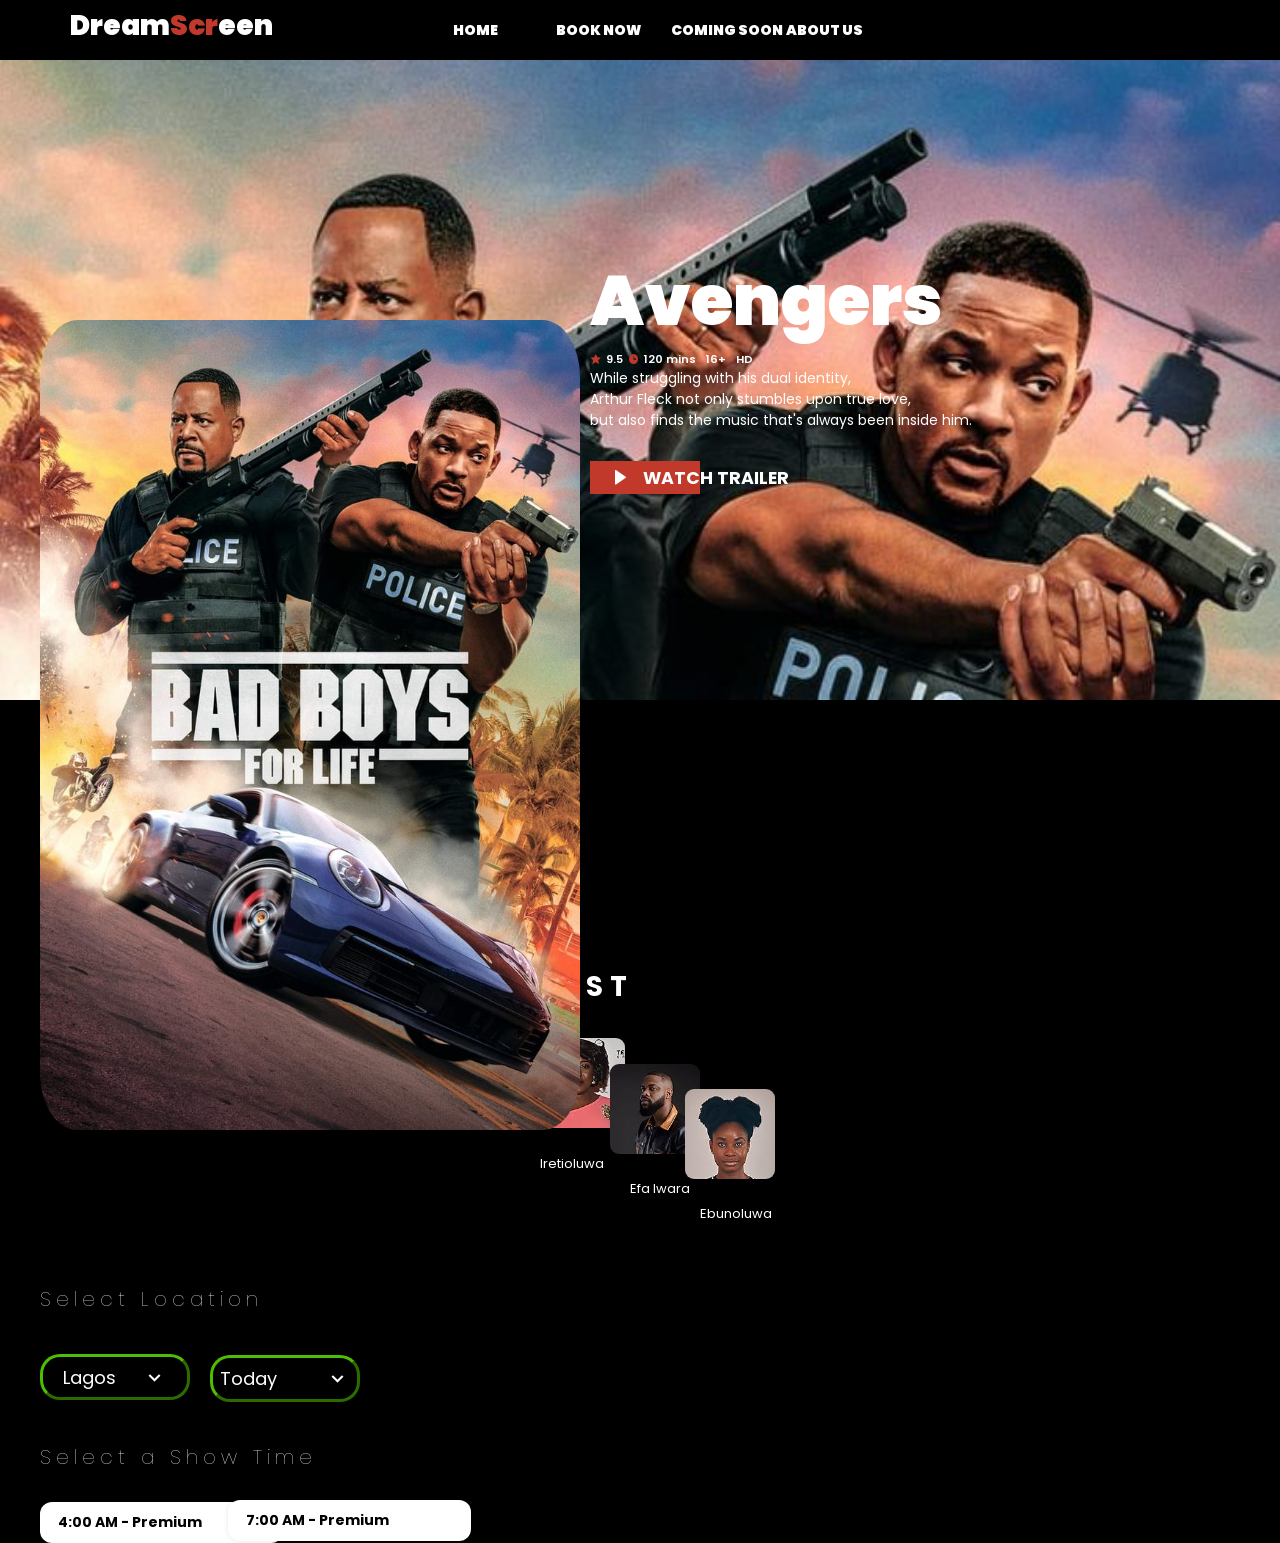
<file: boo.html>
<!DOCTYPE html>
<html lang="en">

<head>
    <meta charset="UTF-8">
    <meta http-equiv="X-UA-Compatible" content="IE=edge">
    <meta name="viewport" content="width=device-width, initial-scale=1.0">
     
     <link rel="shortcut icon" href="c:\Users\HP\Downloads\1x\1x\pathtoyourlogo.png.png" type="DreamScreen">
    <title>DreamScreen</title>
    <!-- GOOGLE FONTS -->
    <link rel="preconnect" href="https://fonts.gstatic.com">
    <link href="https://fonts.googleapis.com/css2?family=Cairo:wght@200;300;400;600;700;900&display=swap" rel="stylesheet">
    <!-- OWL CAROUSEL -->
    <link rel="stylesheet" href="https://cdnjs.cloudflare.com/ajax/libs/OwlCarousel2/2.3.4/assets/owl.carousel.min.css" integrity="sha512-tS3S5qG0BlhnQROyJXvNjeEM4UpMXHrQfTGmbQ1gKmelCxlSEBUaxhRBj/EFTzpbP4RVSrpEikbmdJobCvhE3g==" crossorigin="anonymous" />
    <!-- BOX ICONS -->
    <link href='https://unpkg.com/boxicons@2.0.7/css/boxicons.min.css' rel='stylesheet'>
    <link href="https://fonts.googleapis.com/css2?family=Roboto:wght@100;300;400;500;700;900&family=Sen:wght@400;700;800&display=swap"
    rel="stylesheet">
<link rel="stylesheet" href="https://cdnjs.cloudflare.com/ajax/libs/font-awesome/5.15.2/css/all.min.css">
<link rel="stylesheet" href="https://fonts.googleapis.com/css2?family=Material+Symbols+Outlined:opsz,wght,FILL,GRAD@24,400,0,0" />
    
    <link rel="stylesheet" href="grid.css">
    <link rel="stylesheet" href="appp.css">
    <link rel="stylesheet" href="sop.css">
</head>
<style>
    body{
        overflow-x: hidden;
    }
    .me {
        width: 60vh;
    transition: all 1s ease-in-out;
    transition: transform 0.3s linear;
   /* border-top-right-radius: 50px;
    border-top-left-radius: 50px; */
        image-resolution: 1000px;
        /* margin-left: -80px; */
  
}
.movie-info {
    display: flex;
    align-items: center;
    font-size: 0.8rem;
    font-weight: 600;
     /* margin-left: +470px; */
}

.movie-info span {
    margin-left: 5px;
}

.movie-info i {
    color: var(--main-color);
   
}

/* #hero-carousel{
    margin-left: +150px;
} */

.movie-info ~ .movie-info {
    margin-left: 5px;
}
   .them {
      width: 70vh;
      margin-top: 0px;
      image-resolution: 500px;
    
    }
    .me{
         margin-left: 90px;
         margin-top: 30px;
          border-radius: 7%;
            z-index: 999999;
    }
    
    /* .item-content-title {
    font-size: 5rem;
    line-height: 5rem;
    row-gap: 2px;
    font-weight: 900;
    margin-left: 520px;
    padding-left: 450px;
    padding: auto;
   
} */
/* .movie-infos {
    display: flex;
    align-items: center;
    flex-wrap: wrap;
    margin-top: calc(var(--space-top) / 2);
    margin-left: 410px;
} */
/* .anny {
    margin-left: 430px;
    font-weight: bold; 
} */
.overlay {
    position: absolute;
    top: 0;
    right: 0;
    bottom: 0;
    left: 0;
    background-color: rgba(0, 0, 0, 0.683);
}
.item-content-wraper::before {
    content: "";
    position: absolute;
    top: 0;
    left: 100%;
    width: 50%;
    height: 100%;
    background: linear-gradient(to right, rgba(0, 0, 0, 0), rgba(0, 0, 0, 0));
}
/* ul {
      margin: 300px 200px;
      padding: 0;
      display: flex;
    }
    ul li {
      list-style: none;
      padding: 20px 50px;
      margin-left: 80px;
    }
    ul li a {
      text-decoration: none;
      text-transform: uppercase;
      font-size: 23px;
      color: white;
      z-index: 2;
      position: fixed; */

      /* margin-top: -500px; */
    /* } */
    .hii {
      margin-top: -910px;
      margin-left: 40px;
      z-index: 2;
    }
    .them {
      border-radius: 7%;
      width: 70vh;
      margin-left: 80px;
      margin-top: -60px;
      image-resolution: 500px;
    }
    .us {
      background-color: red;
      width: 100%;
      width: 100%;
    }
    .navbar {
      background-color: rgba(0, 0, 0, 0.6);
      width: 100%;
      height: 15%;
      position: fixed;
    }
    .navbar p {
      color: chartreuse;
      font-size: 2em;
      margin-left: 50px;
    }
    .overlay h1 {
      color: rgb(255, 255, 255);
      font-size: 3em;
      font-weight: bold;
      left: 0;
      margin-top: 300px;
      margin-left: 530px;
    }
    .overlay h2 {
      color: rgb(255, 255, 255);
      font-size: 1.5em;
      left: 0;
      margin-left: 530px;
    }
    .overlay p {
      color: rgb(255, 255, 255);
      font-size: 20px;
      font-weight: LIGHT;
      left: 0;
      margin-left: 530px;
    }
    .CAST h1 {
      color: rgb(255, 255, 255);
      margin-left: 530px;
      margin-top: -170px;
      letter-spacing: 7px;
      position: relative;
      z-index: 9;
    }
    .SOW {
      width: 10vh;
      margin-left: 535px;
      border-radius: 10%;
      margin-top: 30px;
       position: relative;
      z-index: 9;
    }
    .SOWs {
      width: 10vh;
      margin-left: 610px;
      border-radius: 10%;
       position: relative;
      z-index: 9;
    }
    .SOWss {
      width: 10vh;
      margin-left: 685px;
      border-radius: 10%;
       position: relative;
      z-index: 9;
    }
    .cases {
      margin-top: -110px;
    }
    .casess {
      margin-top: -110px;
    }
    .case p {
      font-size: 13px;
      color: white;
      margin-left: 540px;
      margin-top: 20px;
    }
    .cases p {
      font-size: 13px;
      color: white;
      margin-top: 19px;
      margin-left: 630px;
    }
    .casess p {
      font-size: 13px;
      color: white;
      margin-top: 19px;
      margin-left: 700px;
    }
    .yup p {
      color: rgb(255, 255, 255);
      font-size: 20px;
      font-weight: lighter;
      margin-top: 150px;
      margin-left: 90px;
      letter-spacing: 5px;
    }
    .Show p {
      color: white;
      color: rgb(255, 255, 255);
      font-size: 20px;
      font-weight: lighter;
      margin-top: -100px;
      margin-left: 40px;
      letter-spacing: 5px;
    }
    .Shows {
      display: flex;
      background: #ffffff;
      padding: 10px;
      font-size: 18px;
      font-weight: 400;
      border-radius: 12px;
      /* border-style: outset;
    border-width: 3px;
    border-color: #4dbf00; */
      align-items: center;
      cursor: pointer;
      justify-content: space-between;
      box-shadow: 0 0 5px rgba(0, 0, 0, 0.1);
      width: 27vh;
      margin-left: 40px;
      margin-top: 30px;
    }
    .Shows:hover {
      background-color: black;
      border-style: outset;
      border-width: 3px;
      border-color: #ffffff;
    }
    .item-texts {
      color: rgb(0, 0, 0);
      margin-left: 8px;
      font-size: 14px;
      font-weight: bold;
    }
    .item-texts:hover {
      color: white;
    }
    .Showss {
      display: flex;
      background: #ffffff;
      padding: 10px;
      font-size: 18px;
      font-weight: 400;
      border-radius: 12px;
      /* border-style: outset;
    border-width: 3px;
    border-color: #4dbf00; */
      align-items: center;
      cursor: pointer;
      justify-content: space-between;
      box-shadow: 0 0 5px rgba(0, 0, 0, 0.1);
      width: 27vh;
      margin-left: 228px;
      margin-top: -43px;
    }
    .Showss:hover {
      background-color: black;
      border-style: outset;
      border-width: 3px;
      border-color: #ffffff;
    }
    .select-menu{
        margin-left: 40px;
    }
    .custom-select{
        margin-left: 210px;
    }
    .item-textss {
      color: rgb(0, 0, 0);
      margin-left: 8px;
      font-size: 14px;
      font-weight: bold;
    }
    .item-textss:hover {
      color: white;
    }

    @media only screen and (max-width:500px) {
           
            /* For mobile phones: */
           .Showss {
                width: 15vh;
                margin-top: -38px;
                margin-left: 190px;
            }
            .item-textss{
              font-size: 10px;
            }
             .Shows {
                width: 15vh;
            }
             .item-texts{
              font-size: 10px;
            }
            .casess p{
              font-size: 10px;
            }
            .cases p{
              font-size: 10px;
              margin-top: 20px;
           margin-left: 620px;
            }
            .case p{
              font-size: 10px;
            }
            .casess p{
              margin-left: 690px;
            }
            body{
              overflow: auto;
            }
           

 }
    /* @media only screen and (max-width: 1280px) {
      html {
        font-size: 14px;
      }

      .section {
        padding-top: 50%;
      }
      .section {
        height: 100%;
      }

      .item-content-wraper {
        width: 50%;
      }
      html {
        font-size: 14px;
    }

    .hero-slide-item {
    padding-top: 40%;
    position: relative;
    overflow: hidden;
}


    .item-content-wraper {
        width: 50%;
    }
      .hero-slide-me{
      height: 20vh;
    }
} */

/* :-moz-full-screen */
/* @media (max-width: 600px) {
  body {
    overflow-x: hidden;
  }
      html {
        font-size: 14px;
      }

      .section {
        padding-top: 50%;
      }
      .section {
        height: 100%;
      }

      .item-content-wraper {
        width: 50%;
      }
      html {
        font-size: 14px;
    }

    .hero-slide-item {
    padding-top: 40%;
    position: relative;
    overflow: hidden;
}


    .item-content-wraper {
        width: 50%;
    }
      .hero-slide-me{
      height: 20vh;
    }
    .hero-slide-item {
        padding-top: 50%;
    }

    .item-content-wraper {
        width: 50%;
    }
} */

/* @media only screen and (max-width: 850px) {
    html {
        font-size: 12px;
    }

    .container {
        padding: 0 15px;
    }

    .hero-slide-item {
        height: max-content;
        padding-top: unset;
    }

    .item-content-wraper {
        width: 100%;
        height: 100%;
        padding-bottom: 20px;
        padding-right: 5rem;
        background-color: rgba(0, 0, 0, 0.2);
    }

    .hero-slide-item-content {
        position: relative;
    }
    .logo{
        margin-top: 18px;
    }
    .anny{
        color: white;
    }
    .themd span{
        color: white;
    }
    .item-content-wraper{
        color: white;
    }

    .hero-slide-item img {
        height: 150%;
        width: 140vh;
       
    }
    
    .iam img{
      width: 24vh;
      margin-top: 130px;
      margin-left: -7px;
    }

    .item-content-title {
        font-size: 3rem;
    }

    .hamburger-menu {
        display: grid;
        margin-left: 330px;
        margin-top: -40px;
        width: 50vh;
    }
    .case {
      margin-left: -279px;
     
     
    }
     .case p{
      font-size:10px;
     }
      .cases p{
      font-size:10px;
     }
      .casess p{
      font-size:8px;
      margin-top: 25px;
    
     
      
     }
    .cases{
      margin-left: -296px;
       margin-top: -55px;
    }
    .SOW {
      width: 6vh;
      
     
    }
     .SOWs {
      width: 6vh;
      margin-top: -90px;
      
    
       
    }
     .casess{
      margin-left: -312px;
       margin-top: -98px;
    }
    .SOWss {
      width: 6vh;
      
     
    }
    .CAST{
      margin-left: -265px;
      margin-top: -250px;
    }
  

    .nav-menu {
        position: absolute;
        top: 100%;
        left: -100%;
        background-color: #000000;
        flex-direction: column;
        width: 80%;
        height: 100vh;
        padding: 20px;
        transition: 0.3s ease-in-out;
    }

    .nav-menu li {
        margin: 10px 30px;
    }

    .sidebar {
        font-size: 14px;
        font-weight: bold;
        margin-left: -21px;
        
        width: 27px;
    }
        .movie-item-button {
            margin-left: -50px;
            font-size: 10px;
        }


    .nav-menu.active {
        left: 0;
    }

    .po p {
        font-size: 70px;
       
        margin-left: 87px;
        font-weight: 500;
        line-height: 1.5;
    }
     .hero-slide-item {
        padding-top: 50%;
    }

    .item-content-wraper {
        width: 50%;
    }
       
}
@media only screen and (max-width: 1280px) {
    html {
        font-size: 14px;
    }

    .hero-slide-item {
        padding-top: 50%;
    }

    .item-content-wraper {
        width: 50%;
    }
}

@media only screen and (max-width: 850px) {
    html {
        font-size: 12px;
    }

    .container {
        padding: 0 15px;
    }

    .hero-slide-item {
        height: max-content;
        padding-top: unset;
    }

    .item-content-wraper {
        width: 100%;
        height: 100%;
        padding-bottom: 20px;
        padding-right: 5rem;
        background-color: rgba(0, 0, 0, 0.2);
    }

    .hero-slide-item-content {
        position: relative;
    }
    .logo{
        margin-top: 18px;
    }
    .anny{
        color: white;
    }
    .themd span{
        color: white;
    }
    .item-content-wraper{
        color: white;
    }

    .hero-slide-item img {
        height: 150%;
        width: 140vh;
       
    }
    
    .iam img{
      width: 24vh;
      margin-top: 130px;
      margin-left: -7px;
    }

    .item-content-title {
        font-size: 3rem;
    }

    .hamburger-menu {
        display: grid;
        margin-left: 330px;
        margin-top: -40px;
        width: 50vh;
    }
    .case {
      margin-left: -279px;
     
     
    }
     .case p{
      font-size:10px;
     }
      .cases p{
      font-size:10px;
     }
      .casess p{
      font-size:8px;
      margin-top: 25px;
    
     
      
     }
    .cases{
      margin-left: -296px;
       margin-top: -55px;
    }
    .SOW {
      width: 6vh;
      
     
    }
     .SOWs {
      width: 6vh;
      margin-top: -90px;
      
    
       
    }
     .casess{
      margin-left: -312px;
       margin-top: -98px;
    }
    .SOWss {
      width: 6vh;
      
     
    }
    .CAST{
      margin-left: -265px;
      margin-top: -250px;
    }
  

    .nav-menu {
        position: absolute;
        top: 100%;
        left: -100%;
        background-color: #000000;
        flex-direction: column;
        width: 80%;
        height: 100vh;
        padding: 20px;
        transition: 0.3s ease-in-out;
    }

    .nav-menu li {
        margin: 10px 30px;
    }

    .sidebar {
        font-size: 14px;
        font-weight: bold;
        margin-left: -21px;
        width: 27px;
    }
        .movie-item-button {
            margin-left: -50px;
            font-size: 10px;
        }


    .nav-menu.active {
        left: 0;
    }

    
    .po p {
        font-size: 70px;
      
        margin-left: 87px;
        font-weight: 500;
        line-height: 1.5;
    }
       
    
} */
.po {
    text-align: center;
    /* Center the text by default */
    padding: 20px;
    /* Default padding */
    font-size: 16px;
    /* Default font size */
    color: #333;
    /* Default text color */

}
/* @media only screen and (max-width: 1280px) {
    html {
        font-size: 14px;
    }

    .hero-slide-item {
        padding-top: 50%;
    }

    .item-content-wraper {
        width: 50%;
    }
} */
/* 
@media only screen and (max-width: 850px) {
    html {
        font-size: 12px;
    }

    .container {
        padding: 0 15px;
    }

    .hero-slide-item {
        height: max-content;
        padding-top: unset;
    }

    .item-content-wraper {
        width: 100%;
        height: 100%;
        padding-bottom: 20px;
        padding-right: 5rem;
        background-color: rgba(0, 0, 0, 0.2);
    }

    .hero-slide-item-content {
        position: relative;
    }
    .logo{
        margin-top: 18px;
    }
    .anny{
        color: white;
    }
    .themd span{
        color: white;
    }
    .item-content-wraper{
        color: white;
    }

    .hero-slide-item img {
        height: 100%;
    }

    .item-content-title {
        font-size: 3rem;
    }

    .hamburger-menu {
        display: grid;
    }

    .nav-menu {
        position: absolute;
        top: 100%;
        left: -100%;
        background-color: #000000;
        flex-direction: column;
        width: 80%;
        height: 100vh;
        padding: 20px;
        transition: 0.3s ease-in-out;
    }

    .nav-menu li {
        margin: 10px 30px;
    }

    .sidebar {
        font-size: 14px;
        font-weight: bold;
        margin-left: -21px;
      
        width: 27px;
    }
        .movie-item-button {
            margin-left: -50px;
            font-size: 10px;
        }


    .nav-menu.active {
        left: 0;
    }
    } */


/* @media (max-width: 430px) {
    .po {
        padding: 15px;
      
        font-size: 18px;
      
        border-radius: 8px;
       
        margin: 10px;
      
    }
    .po p{
        font-size: 34px;
        margin-left: -12px;
    }
    body {
        font-size: 14px; 
    }

    .container {
        padding: 10px; 
    }
    .search{
        display: none;
    }
        .nav-menu.active {
            background-color: rgb(0, 0, 0);
            color: rgb(0, 0, 0);
        }
        .nav{
            padding-right: 30px;
        }
         .hero-slide-item img {
        height: 150%;
        width: 140vh;
       
    }
    .iam img{
      width: 24vh;
      margin-top: 130px;
    }
      
    } */



    
   
    



/* @media only screen and (max-width: 850px) {

  .item-content-title {
        font-size: 2.5rem;
       margin-left: -400px;
       margin-top: 70px;
    }
    .anny{
        margin-top: -130px;
         margin-left: -200px;
    }
    .movie-info span {
         margin-left: 5px;
    }
    .movie-info i {
        margin-left: -60px;
    }
    .movie-info ~ .movie-info {
        margin-left: 30px;
         margin-top: -300px;
         
    }
    .movie-info .bxs-star{
        color: red;
        margin-top: -300px;
    }
    .yud{
        color: rgb(255, 255, 255);
        margin-top: 5px;
    }
    .yuds{
        color: rgb(255, 255, 255);
        margin-top: 7px;
      padding-left: -90px;
    }
    .yup p{
      margin-top: 200px;
      margin-left: 60px;
    }
    .select-menu{
      margin-left: 10px;
    }
    .custom-select{
      margin-left: 170px;
    }
    .Show{
      margin-left: -30px;
    }
    .Shows{
      width: 15vh;
      margin-left: 10px;
    }
    .item-texts{
      font-size: 10px;
      font-weight: bold;
    }
     .Showss{
      width: 15vh;
      margin-left: 160px;
      margin-top: -35px;
    }
    .item-textss{
      font-size: 10px;
      font-weight: bold;
    }
    .btn-hover{
      margin-left: -110px;
     
    }
    .btn-hover span{
      font-size: 13px;
      white-space: nowrap;
    }
   
    
   
    .movie-infos{
        margin-top: 100px;
         display: flex;
         align-items: center;
       flex-wrap: wrap;
        margin-left: -130px;
        padding-top: 50px;
    
    }
    .movie-info .yudss{
        color: rgb(255, 255, 255);
         margin-top: -300px;
         margin-left: +2px;
    }
   
    .bxs-star{
        margin-top: -150px;
    }
    .hero-slide-item-content{
           margin-left: -200px;
    }

  

     .hero-slide-item-content,

.item-content-title,

.bxs-star,
.item-actio{
    margin-left: -200px;
    margin-top: 30px;

}
    } */

   

.item-content-wraper {
    padding-left: 5rem;
    width: 40%;
    /* background-color: rgba(0, 0, 0, 0.8); */
    display: flex;
    flex-direction: column;
    justify-content: center;
    position: relative;
    margin-left: 520px;
    background-color: rgba(0, 0, 0, 0);
   
}
.yup{
    margin-top: -90px;
    margin-left: -50px;
}
.me {
    margin-top: -190px;
    margin-left: 20px;
    position: relative; /* or absolute/fixed depending on your layout */
    z-index: 10; /* or a higher value to ensure it's on top */
}
/* .overlay{
    width: 70%;
     margin-left: -30px;
} */

</style>
<body> 
  <header>
      <div class="nav-wrapper">
        <div class="container">
            <div class="nav">
                <a href="#" class="logo">
                    <i class='bx bx-movie-play bx-tada main-color'></i>Dream<span class="main-color">Scr</span>een
                </a>
                <ul class="nav-menu" id="nav-menu">
                    <li><a href="">Home</a></li>
                    <li><a href="books.html">Book Now</a></li>
                    <li><a href="come.html">Coming Soon</a></li>
                     <li><a href="#">About Us</a></li>
                  
                    <li>
                </div>
                    </li>
                </ul>
               
                <div class="hamburger-menu" id="hamburger-menu" style="background-color: black;">
                    <div class="hamburger"></div>
                </div>
            </div>


  </header>                   
  
  
  <div class="hero-section">
    <div class="hero-slide">
        <div class="owl-carousel carousel-nav-center" id="hero-carousel">
            <div class="hero-slide-item">
                <img src="images/Bad Boys for Life (2020).jpeg" alt="">

                <!-- Background color content layer -->
                <div class="hero-slide-item-content">
                  <!-- <div class="hero-slide-item-contents"> -->
                    <div class="item-content-wraper">
                        <div class="item-content-title top-down">
                            Avengers
                        </div>
                        <div class="movie-infos top-down delay-2">
                            <div class="movie-info">
                                <i class="bx bxs-star"></i>
                                <span class="yudss">9.5</span>
                            </div>
                            <div class="movie-info">
                                <i class="bx bxs-time"></i>
                                <span class="up">120 mins</span>
                            </div>
                            <div class="movie-info">
                                <span class="yud">16+</span>
                            </div>
                            <div class="movie-info">
                                <span class="yuds">HD</span>
                            </div>
                        </div>
                        <div class="anny">
                            While struggling with his dual identity, 
                            <br>
                            Arthur Fleck not only stumbles upon true love,
                            <br>
                            but also finds the music that's always been inside him.
                        </div>
                        <div class="item-action top-down delay-6">
                            <a href="https://youtu.be/gmzKfLTZ-T0" class="btn btn-hover">
                                <i class="bx bxs-right-arrow"></i>
                                <span>Watch trailer</span>
                            </a>
                        </div>
                    </div>
                </div>
            </div>
        </div>
    </div>
</div>
  <div class="owl-carousel carousel-nav-center" id="hero-carousel">
       <div class="hero-section">
    <div class="hero-slide">
        <div class="owl-carousel carousel-nav-center" id="hero-carousel">
            <div class="hero-slide-item">
                <img src="images/Bad Boys for Life (2020).jpeg" alt="">

                <!-- Background color content layer -->
                <div class="hero-slide-item-content">
                    <div class="item-content-wraper">
                        <div class="item-content-title top-down">
                            Avengers
                        </div>
                        <div class="movie-infos top-down delay-2">
                            <div class="movie-info">
                                <i class="bx bxs-star"></i>
                                <span class="yudss">9.5</span>
                            </div>
                            <div class="movie-info">
                                <i class="bx bxs-time"></i>
                                <span class="up">120 mins</span>
                            </div>
                            <div class="movie-info">
                                <span class="yud">16+</span>
                            </div>
                            <div class="movie-info">
                                <span class="yuds">HD</span>
                            </div>
                        </div>
                        <div class="anny">
                            While struggling with his dual identity, 
                            <br>
                            Arthur Fleck not only stumbles upon true love,
                            <br>
                            but also finds the music that's always been inside him.
                        </div>
                        <div class="item-action top-down delay-6">
                            <a href="https://youtu.be/gmzKfLTZ-T0" class="btn btn-hover">
                                <i class="bx bxs-right-arrow"></i>
                                <span>Watch trailer</span>
                            </a>
                        </div>
                    </div>
                </div>
            </div>
        </div>
    </div>
</div>

                <!-- <div class="hero-slide-item">
                    <img src="images/xyokqdsmw6fh8su-0d86cd025ed0344d66b88e411b902e0c.jpeg" alt="">
                    <div class="overlay"></div>
                    <div class="hero-slide-item-content">
                        <div class="item-content-wraper">
                            <div class="item-content-title top-down">
                             Farmers bride
                            </div>
                            <div class="movie-infos top-down delay-2">
                                <div class="movie-info">
                                    <i class="bx bxs-star"></i>
                                    <span>9.5</span>
                                </div>
                                <div class="movie-info">
                                    <i class="bx bxs-time"></i>
                                    <span>120 mins</span>
                                </div>
                                <div class="movie-info">
                                    <span>HD</span>
                                </div>
                                <div class="movie-info">
                                    <span>16+</span>
                                </div>
                            </div>
                            
                            <div class="anny">
                                Set in 1980s Ibadan, Odun, a wealthy lonely farmer with no surviving family save for his late brother’s widow Morenike and her son Femi, decides to marry a young bride Funmi from the neighboring village.
                            </div>
                            <div class="item-action top-down delay-6">
                              <a href="https://youtu.be/gmzKfLTZ-T0" class="btn btn-hover">
                                    <i class="bx bxs-right-arrow"></i>
                                    <span>Watch now</span>
                                </a>
                            </div>
                        </div> -->
                        <!-- <div class="opend">
                           <img src="c:\Users\HP\Downloads\aseet4.jpeg" class="them" />
                              </div> -->
                            </div>
                        </div>
                     </div>
                     <section class="iam">
                        <div class="me">
                            <img src="images/Bad Boys for Life (2020).jpeg" class="me">
                        </div>
                     </section>
                      </div>
    <div class="CAST">
      <h1>CAST</h1>
    </div>
    <div class="case">
      <img
        src="imagess/MV5BMjE3OTE1NTUzNV5BMl5BanBnXkFtZTgwNDY5ODc5OTE@._V1_QL75_UX140_CR0,13,140,140_.jpg" class="SOW"/>
      <p>Iretioluwa</p>
    </div>
    <div class="cases">
      <img
        src="imagess/MV5BN2ZiMDJiOGYtMTQ3ZC00MDEwLWFmNTUtMzExNDFkNjRiOTU3XkEyXkFqcGc@._V1_QL75_UX140_CR0,0,140,140_.jpg"
        class="SOWs"
      />
      <p>Efa Iwara</p>
    </div>
    <div class="casess">
      <img
        src="imagess/MV5BMDUxZDczZjktZGMzNi00YWMyLWI1NTMtZTUzZDg5YmNlMTM4XkEyXkFqcGc@._V1_QL75_UX140_CR0,12,140,140_.jpg"
        class="SOWss"
      />
      <p>Ebunoluwa</p>
    </div>
    <div class="yup">
      <p>Select Location</p>
    </div>
    <div class="select-menu">
      <div class="select-btn">
        <span class="sBtn-text">Lagos</span>
        <i class="bx bx-chevron-down"></i>
      </div>

      <ul class="options">
        <li class="option">
          <span class="option-text">Kaduna</span>
        </li>
        <li class="option">
          <!-- <i class="bx bxl-instagram-alt" style="color: #E1306C;"></i> -->
          <span class="option-text">Abuja</span>
        </li>
        <li class="option">
          <!-- <i class="bx bxl-linkedin-square" style="color: #0E76A8;"></i> -->
          <span class="option-text">Abeokuta</span>
        </li>
        <li class="option">
          <!-- <i class="bx bxl-facebook-circle" style="color: #4267B2;"></i> -->
          <span class="option-text">Oyo state</span>
        </li>
      </ul>
    </div>
    <div class="custom-select">
      <div class="custom-btn">
        <span class="btn-text">Today</span>
        <i class="bx bx-chevron-down"></i>
      </div>

      <ul class="custom-options">
        <li class="custom-option">
          <span class="option-text">Oct,Tue 22</span>
        </li>
        <li class="custom-option">
          <span class="option-text">Oct,Wed 23</span>
        </li>
        <li class="custom-option">
          <span class="option-text">Oct,Thu 24</span>
        </li>
        <li class="custom-option">
          <span class="option-text">Oct,Fri 25</span>
        </li>
      </ul>
    </div>
    <div class="Show">
      <p>Select a Show Time</p>
    </div>
    <div class="Shows">
      <span class="item-texts">4:00 AM - Premium</span>
    </div>
    <div class="Showss">
      <span onclick="book()" class="item-textss">7:00 AM - Premium</span>
    </div>
  

    <!-- <div class="text">
        <p>A Night In 2005</p>
    </div> -->

 <script src="https://code.jquery.com/jquery-3.6.0.min.js" integrity="sha256-/xUj+3OJU5yExlq6GSYGSHk7tPXikynS7ogEvDej/m4=" crossorigin="anonymous"></script>
    <!-- OWL CAROUSEL -->
    <script src="https://cdnjs.cloudflare.com/ajax/libs/OwlCarousel2/2.3.4/owl.carousel.min.js" integrity="sha512-bPs7Ae6pVvhOSiIcyUClR7/q2OAsRiovw4vAkX+zJbw3ShAeeqezq50RIIcIURq7Oa20rW2n2q+fyXBNcU9lrw==" crossorigin="anonymous"></script>
    <!-- APP SCRIPT -->
    <script src="appp (2).js"></script>
     <script src="sop.js"></script>
    <script src="sops.js"></script>

</body>

</html>
</file>
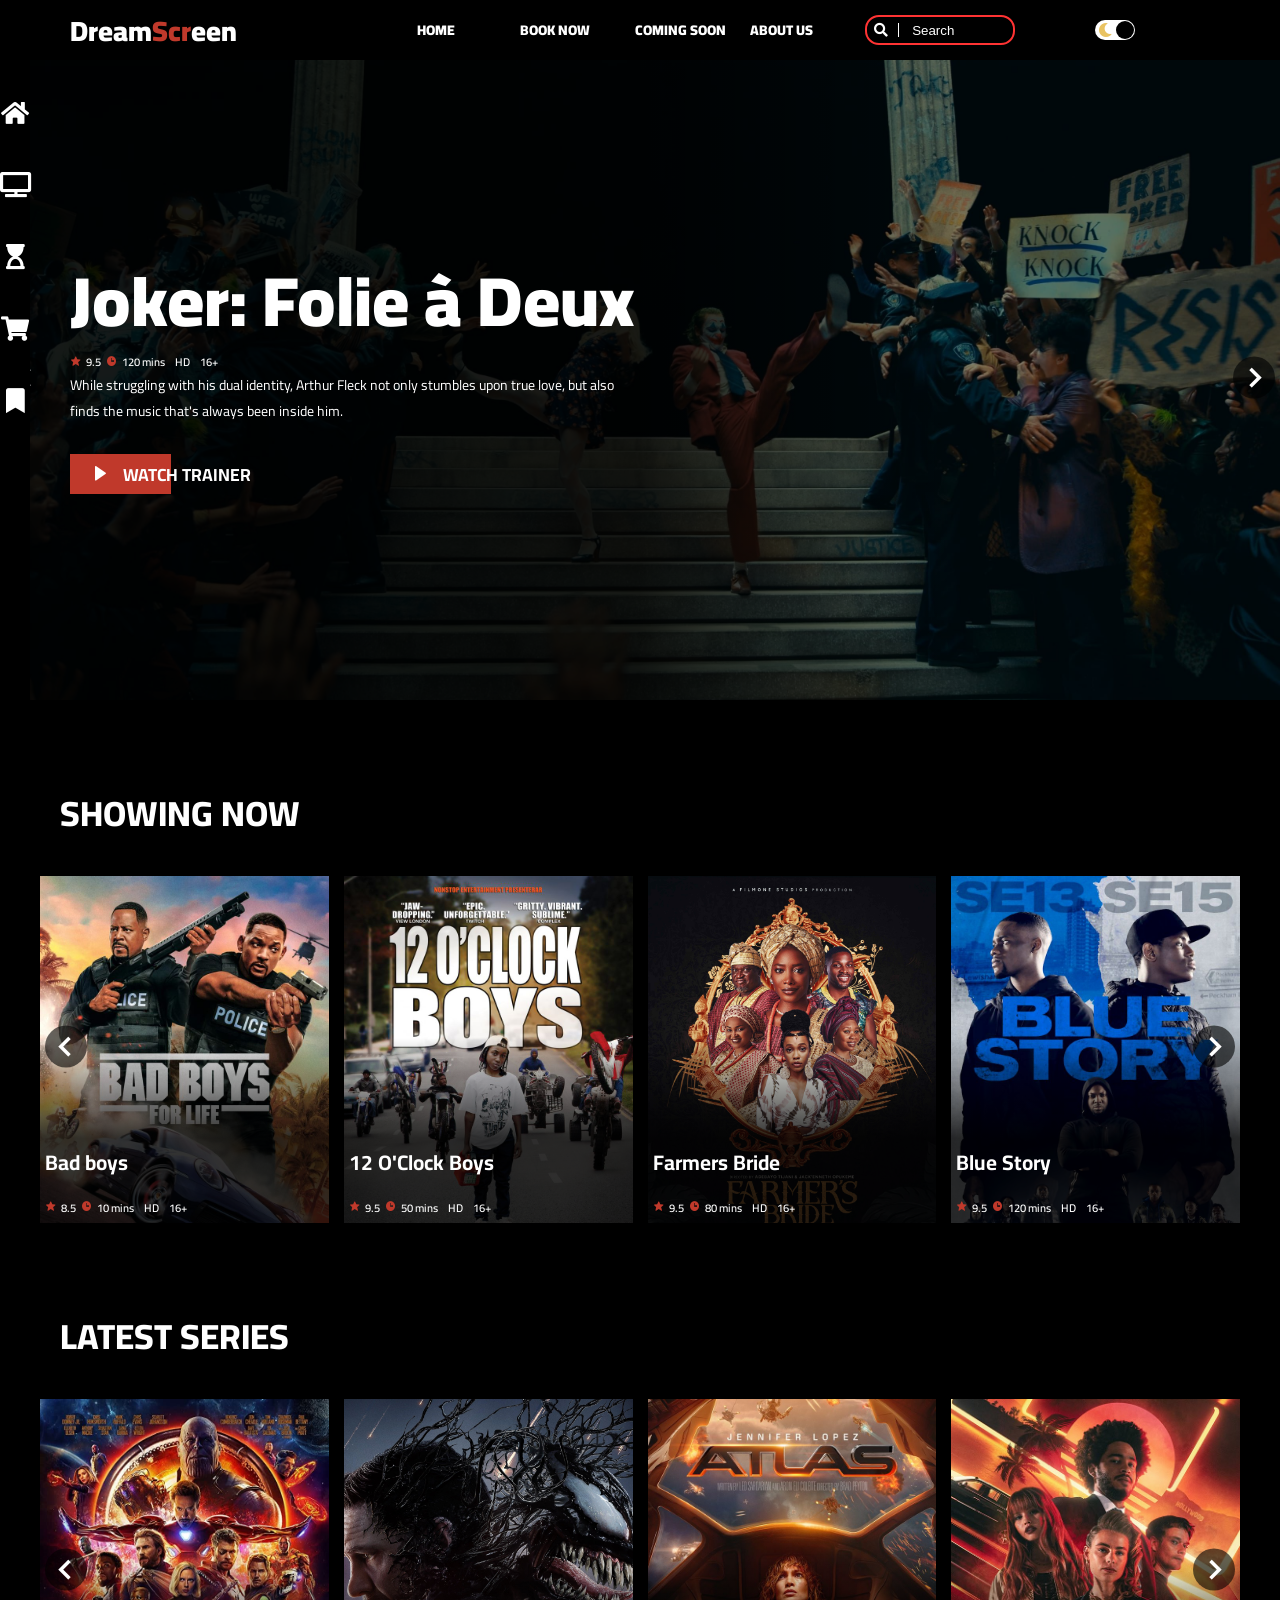
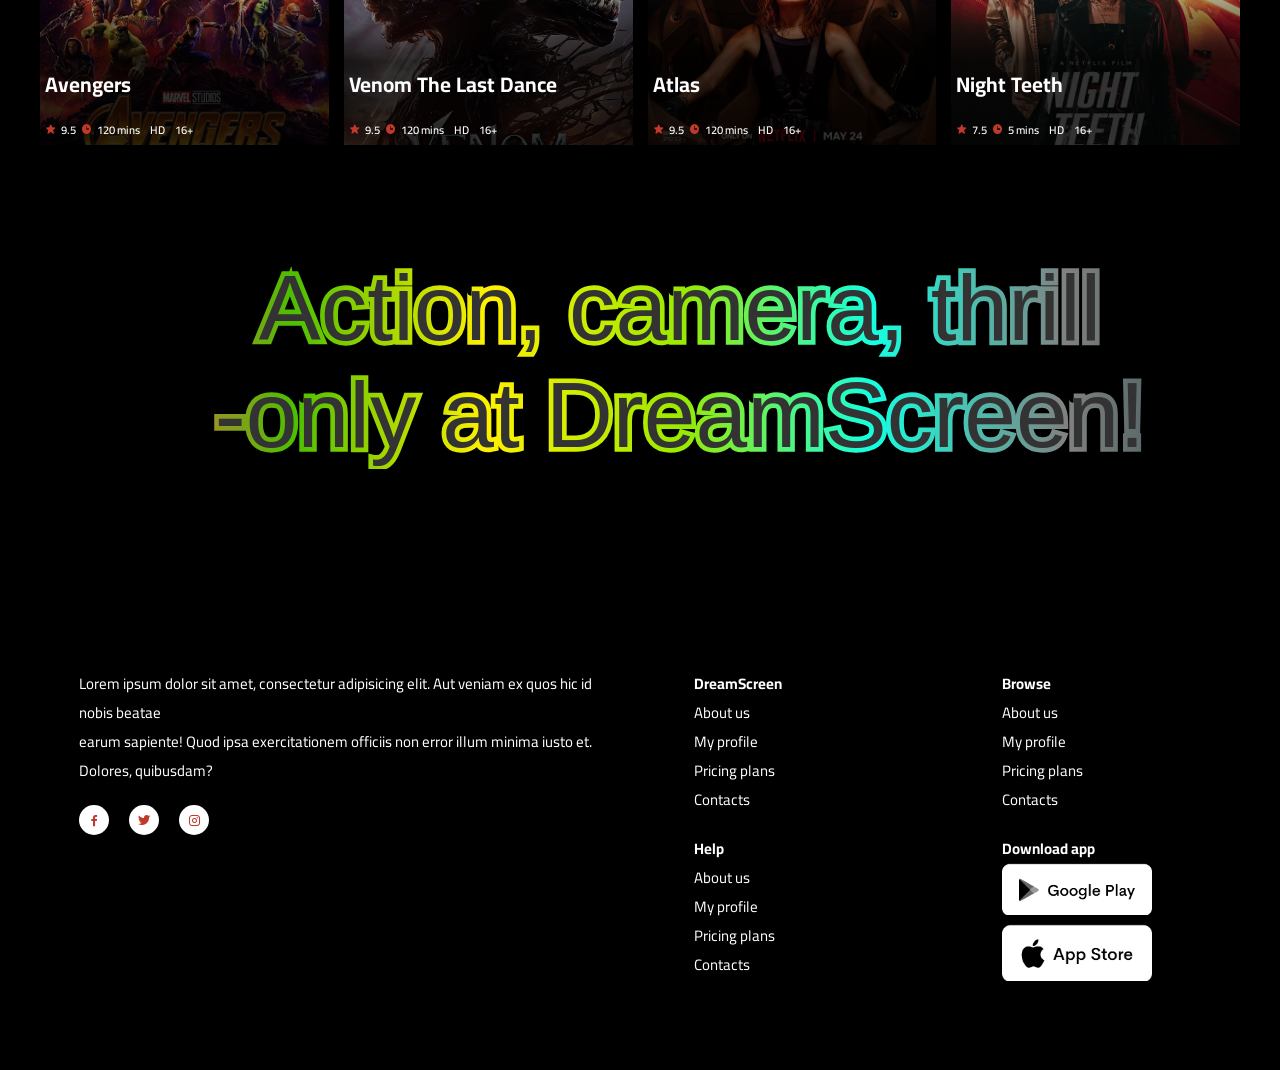
<file: index (5).html>
<!DOCTYPE html>
<html lang="en">

<head>
    <meta charset="UTF-8">
    <meta http-equiv="X-UA-Compatible" content="IE=edge">
    <meta name="viewport" content="width=device-width, initial-scale=1.0">
     <link rel="shortcut icon" href="c:\Users\HP\Downloads\1x\1x\pathtoyourlogo.png.png" type="DreamScreen">
    <title>DreamScreen</title>
    <!-- GOOGLE FONTS -->
    <link rel="preconnect" href="https://fonts.gstatic.com">
    <link href="https://fonts.googleapis.com/css2?family=Cairo:wght@200;300;400;600;700;900&display=swap" rel="stylesheet">
    <!-- OWL CAROUSEL -->
    <link rel="stylesheet" href="https://cdnjs.cloudflare.com/ajax/libs/OwlCarousel2/2.3.4/assets/owl.carousel.min.css" integrity="sha512-tS3S5qG0BlhnQROyJXvNjeEM4UpMXHrQfTGmbQ1gKmelCxlSEBUaxhRBj/EFTzpbP4RVSrpEikbmdJobCvhE3g==" crossorigin="anonymous" />
    <!-- BOX ICONS -->
    <link href='https://unpkg.com/boxicons@2.0.7/css/boxicons.min.css' rel='stylesheet'>
    <link href="https://fonts.googleapis.com/css2?family=Roboto:wght@100;300;400;500;700;900&family=Sen:wght@400;700;800&display=swap"
    rel="stylesheet">
<link rel="stylesheet" href="https://cdnjs.cloudflare.com/ajax/libs/font-awesome/5.15.2/css/all.min.css">
<link rel="stylesheet" href="https://fonts.googleapis.com/css2?family=Material+Symbols+Outlined:opsz,wght,FILL,GRAD@24,400,0,0" />
    
    <link rel="stylesheet" href="grid.css">
    <link rel="stylesheet" href="appp.css">
</head>

<body>

   
    <div class="nav-wrapper">
        <div class="container">
            <div class="nav">
                <a href="#" class="logo">
                    <i class='bx bx-movie-play bx-tada main-color'></i>Dream<span class="main-color">Scr</span>een
                </a>
                <ul class="nav-menu" id="nav-menu">
                    <li><a href="">Home</a></li>
                    <li><a href="books.html">Book Now</a></li>
                    <li><a href="come.html">Coming Soon</a></li>
                     <li><a href="#">About Us</a></li>
                  
                    <li>
                      <div class="search">
                    <input id="searchinput" type="text" placeholder="Search">
                    <i class="fa fa-search" aria-hidden="true"></i>
                    <div class="searchmatch" id="searchmatch">
                    </div>
                    <div class="toggle">
                    <i class="fas fa-moon toggle-icon"></i>
                    <i class="fas fa-sun toggle-icon"></i>
                    <div class="toggle-ball"></div>
                    
                </div>
                </div>
                    </li>
                </ul>
                <div class="toggles">
                    <i class="fas fa-moon toggle-icon"></i>
                    <i class="fas fa-sun toggle-icon"></i>
                    <div class="toggle-balls"></div>
                    
                </div>
               
                <div class="hamburger-menu" id="hamburger-menu" style="background-color: black;">
                    <div class="hamburger"></div>
                </div>
            </div>

              <div class="sidebar">
        <i onclick="books()"class="left-menu-icon fas fa-home"></i>
        <br>

        <!-- <i class="left-menu-icon fas fa-users"></i> -->
        <!-- <i class="left-menu-icon fas fa-bookmark"></i> -->
        <i class="left-menu-icon fas fa-tv"></i>
         <br>
        <i class="left-menu-icon fas fa-hourglass-start"></i>
         <br>
        <i onclick="books()"class="left-menu-icon fas fa-shopping-cart"></i>
         <br>
        <i class="left-menu-icon fas fa-bookmark"></i>
        
    </div>
        
    </div>
        </div>
    </div>
    
    <div class="hero-section">
        
        <div class="hero-slide">
            <div class="owl-carousel carousel-nav-center" id="hero-carousel">
               
                <div class="hero-slide-item">
                    <img src="images/dx488auox8t826f-74975f558dbe1cb9e7d31fa5ae7caee3.jpeg" alt="">
                    <div class="overlay"></div>
                    <div class="hero-slide-item-content">
                        <div class="item-content-wraper">
                            <div class="item-content-title top-down">
                             Joker: Folie à Deux
                            </div>
                            <div class="movie-infos top-down delay-2">
                                <div class="movie-info">
                                    <i class="bx bxs-star"></i>
                                    <span>9.5</span>
                                </div>
                                <div class="movie-info">
                                    <i class="bx bxs-time"></i>
                                    <span>120 mins</span>
                                </div>
                                <div class="movie-info">
                                    <span>HD</span>
                                </div>
                                <div class="movie-info">
                                    <span>16+</span>
                                </div>
                            </div>
                            <div class="anny">
                                While struggling with his dual identity, Arthur Fleck not only stumbles upon true love, but also finds the music that's always been inside him.
                            </div>
                            <div class="item-action top-down delay-6">
                                <a href="https://youtu.be/gmzKfLTZ-T0" class="btn btn-hover">
                                    <i class="bx bxs-right-arrow"></i>
                                    <span>Watch trainer</span>
                                </a>
                            </div>
                        </div>
                    </div>
                </div>
               
                <div class="hero-slide-item">
                    <img src="images/xyokqdsmw6fh8su-0d86cd025ed0344d66b88e411b902e0c.jpeg" alt="">
                    <div class="overlay"></div>
                    <div class="hero-slide-item-content">
                        <div class="item-content-wraper">
                            <div class="item-content-title top-down">
                             Farmers bride
                            </div>
                            <div class="movie-infos top-down delay-2">
                                <div class="movie-info">
                                    <i class="bx bxs-star"></i>
                                    <span>9.5</span>
                                </div>
                                <div class="movie-info">
                                    <i class="bx bxs-time"></i>
                                    <span>120 mins</span>
                                </div>
                                <div class="movie-info">
                                    <span>HD</span>
                                </div>
                                <div class="movie-info">
                                    <span>16+</span>
                                </div>
                            </div>
                            
                            <div class="anny">
                                Set in 1980s Ibadan, Odun, a wealthy lonely farmer with no surviving family save for his late brother’s widow Morenike and her son Femi, decides to marry a young bride Funmi from the neighboring village.
                            </div>
                            <div class="item-action top-down delay-6">
                              <a href="https://youtu.be/gmzKfLTZ-T0" class="btn btn-hover">
                                    <i class="bx bxs-right-arrow"></i>
                                    <span>Watch now</span>
                                </a>
                            </div>
                        </div>
                    </div>
                </div>
                <div class="hero-slide-item">
                    <img src="images/fwrdh8z8svucd30-799e8c0468127648b5d2a1b7fa6286c6.jpeg" alt="">
                    <div class="overlay"></div>
                    <div class="hero-slide-item-content">
                        <div class="item-content-wraper">
                            <div class="item-content-title top-down">
                           Venom: The Last Dance
                            </div>
                            <div class="movie-infos top-down delay-2">
                                <div class="movie-info">
                                    <i class="bx bxs-star"></i>
                                    <div class="themd"></div>
                                     <span>9.5</span>
                                </div>
                                <div class="movie-info">
                                    <i class="bx bxs-time"></i>
                                    <span>120 mins</span>
                                </div>
                                <div class="movie-info">
                                    <span>HD</span>
                                </div>
                                <div class="movie-info">
                                    <span>16+</span>
                                </div>
                            </div>
                            <div class="anny">
                                Eddie and Venom are on the run. Hunted by both of their worlds and with the net closing in, the duo are forced into a devastating decision that will bring the curtains down on Venom and Eddie's last dance
                            </div>
                            <div class="item-action top-down delay-6">
                              <a href="https://youtu.be/gmzKfLTZ-T0" class="btn btn-hover">
                                    <i class="bx bxs-right-arrow"></i>
                                    <span>Watch now</span>
                                </a>
                            </div>
                        </div>
                    </div>
                </div>
            
            </div>
        </div>
     
        <!-- <div class="top-movies-slide">
            <div class="owl-carousel" id="top-movies-slide">
             
                <div class="movie-item">
                    <img src="images/download (38).jpeg" alt="">
                    <div class="movie-item-content">
                        <div class="movie-item-title">
                            Supergirl
                        </div>
                        <div class="movie-infos">
                            <div class="movie-info">
                                <i class="bx bxs-star"></i>
                                <span>9.5</span>
                            </div>
                            <div class="movie-info">
                                <i class="bx bxs-time"></i>
                                <span>120 mins</span>
                            </div>
                            <div class="movie-info">
                                <span>HD</span>
                            </div>
                            <div class="movie-info">
                                <span>16+</span>
                            </div>
                        </div>
                    </div>
                </div>
               
                <div class="movie-item">
                    <img src="images/Truth Be Told.jpeg" alt="">
                    <div class="movie-item-content">
                        <div class="movie-item-title">
                            Captain Marvel
                        </div>
                        <div class="movie-infos">
                            <div class="movie-info">
                                <i class="bx bxs-star"></i>
                                <span>9.5</span>
                            </div>
                            <div class="movie-info">
                                <i class="bx bxs-time"></i>
                                <span>120 mins</span>
                            </div>
                            <div class="movie-info">
                                <span>HD</span>
                            </div>
                            <div class="movie-info">
                                <span>16+</span>
                            </div>
                        </div>
                    </div>
                </div>
              
                <div class="movie-item">
                    <img src="images/The Transporter Refueled (2015).jpeg" alt="">
                    <div class="movie-item-content">
                        <div class="movie-item-title">
                            Infinity Train
                        </div>
                        <div class="movie-infos">
                            <div class="movie-info">
                                <i class="bx bxs-star"></i>
                                <span>9.5</span>
                            </div>
                            <div class="movie-info">
                                <i class="bx bxs-time"></i>
                                <span>120 mins</span>
                            </div>
                            <div class="movie-info">
                                <span>HD</span>
                            </div>
                            <div class="movie-info">
                                <span>16+</span>
                            </div>
                        </div>
                    </div>
                </div>
                
                <div class="movie-item">
                    <img src="images/kep88ku99agra0g-bbba83374f920967ec562f96baf82c5a.jpeg" alt="">
                    <div class="movie-item-content">
                        <div class="movie-item-title"> 
                            Bloodshot
                        </div>
                        <div class="movie-infos">
                            <div class="movie-info">
                                <i class="bx bxs-star"></i>
                                <span>9.5</span>
                            </div>
                            <div class="movie-info">
                                <i class="bx bxs-time"></i>
                                <span>120 mins</span>
                            </div>
                            <div class="movie-info">
                                <span>HD</span>
                            </div>
                            <div class="movie-info">
                                <span>16+</span>
                            </div>
                        </div>
                    </div>
                </div>
              
                <div class="movie-item">
                    <img src="images/download (38).jpeg" alt="">
                    <div class="movie-item-content">
                        <div class="movie-item-title">
                            Wanda Vision
                        </div>
                        <div class="movie-infos">
                            <div class="movie-info">
                                <i class="bx bxs-star"></i>
                                <span>9.5</span>
                            </div>
                            <div class="movie-info">
                                <i class="bx bxs-time"></i>
                                <span>120 mins</span>
                            </div>
                            <div class="movie-info">
                                <span>HD</span>
                            </div>
                            <div class="movie-info">
                                <span>16+</span>
                            </div>
                        </div>
                    </div>
                </div>
            
                <div class="movie-item">
                    <img src="images/Furiosa A Mad Max Saga (2024).jpeg" alt="">
                    <div class="movie-item-content">
                        <div class="movie-item-title">
                            The Dark Knight
                        </div>
                        <div class="movie-infos">
                            <div class="movie-info">
                                <i class="bx bxs-star"></i>
                                <span>9.5</span>
                            </div>
                            <div class="movie-info">
                                <i class="bx bxs-time"></i>
                                <span>120 mins</span>
                            </div>
                            <div class="movie-info">
                                <span>HD</span>
                            </div>
                            <div class="movie-info">
                                <span>16+</span>
                            </div>
                        </div>
                    </div>
                </div>
        
            </div>
        </div>
       
    </div> -->

    <div class="section">
        <div class="container">
            <div class="section-header">
             SHOWING NOW
            </div>
            <div class="movies-slide carousel-nav-center owl-carousel">
     
                <a href="#" class="movie-item">
                    <img src="images/Bad Boys for Life (2020).jpeg" alt="">
                    <div class="movie-item-content">
                        <div class="movie-item-title">
                           Bad boys
                        </div>
                        <div class="movie-infos">
                            <div class="movie-info">
                                <i class="bx bxs-star"></i>
                                <span>8.5</span>
                            </div>
                            <div class="movie-info">
                                <i class="bx bxs-time"></i>
                                <span>10 mins</span>
                            </div>
                            <div class="movie-info">
                                <span>HD</span>
                            </div>
                            <div class="movie-info">
                                <span>16+</span>
                                    <button  onclick="bookss()" class="movie-item-button">Book Now</button>
                                
                                 
                            </div>
                        </div>
                        
                    </div>
                </a>
             
                <a href="#" class="movie-item">
                    <img src="images/12 O'Clock Boys (2013).jpeg" alt="">
                    <div class="movie-item-content">
                        <div class="movie-item-title">
                           12 O'Clock Boys
                        </div>
                        <div class="movie-infos">
                            <div class="movie-info">
                                <i class="bx bxs-star"></i>
                                <span>9.5</span>
                            </div>
                            <div class="movie-info">
                                <i class="bx bxs-time"></i>
                                <span>50 mins</span>
                            </div>
                            <div class="movie-info">
                                <span>HD</span>
                            </div>
                            <div class="movie-info">
                                <span>16+</span>
                                      <button  onclick="booksss()" class="movie-item-button">Book Now</button>
                                
                            </div>
                        </div>
                    </div>
                </a>
              
                <a href="#" class="movie-item">
                    <img src="images/crlykbxvkejlfbx-1b21b1c3a6d6726000f884099cd8e85f.jpeg" alt="">
                    <div class="movie-item-content">
                        <div class="movie-item-title">
                        Farmers Bride
                        </div>
                        <div class="movie-infos">
                            <div class="movie-info">
                                <i class="bx bxs-star"></i>
                                <span>9.5</span>
                            </div>
                            <div class="movie-info">
                                <i class="bx bxs-time"></i>
                                <span>80 mins</span>
                            </div>
                            <div class="movie-info">
                                <span>HD</span>
                            </div>
                            <div class="movie-info">
                                <span>16+</span>
                                      <button  onclick="bookss()" class="movie-item-button">Book Now</button>
                                
                            </div>
                        </div>
                    </div>
                </a>
    
                <a href="#" class="movie-item">
                    <img src="images/Blue Story.jpeg" alt="">
                    <div class="movie-item-content">
                        <div class="movie-item-title">
                         Blue Story
                        </div>
                        <div class="movie-infos">
                            <div class="movie-info">
                                <i class="bx bxs-star"></i>
                                <span>9.5</span>
                            </div>
                            <div class="movie-info">
                                <i class="bx bxs-time"></i>
                                <span>120 mins</span>
                            </div>
                            <div class="movie-info">
                                <span>HD</span>
                            </div>
                            <div class="movie-info">
                                <span>16+</span>
                                      <button  onclick="bookss()" class="movie-item-button">Book Now</button>
                                
                            </div>
                        </div>
                    </div>
                </a>
      
                <a href="#" class="movie-item">
                    <img src="images/84u638vpuo6k2hy-786054cd3ebfbc9dfcb6221398242404.jpeg" alt="">
                    <div class="movie-item-content">
                        <div class="movie-item-title">
                        Hellboy
                        </div>
                        <div class="movie-infos">
                            <div class="movie-info">
                                <i class="bx bxs-star"></i>
                                <span>9.5</span>
                            </div>
                            <div class="movie-info">
                                <i class="bx bxs-time"></i>
                                <span>120 mins</span>
                            </div>
                            <div class="movie-info">
                                <span>HD</span>
                            </div>
                            <div class="movie-info">
                                <span>16+</span>
                                      <button  onclick="bookss()" class="movie-item-button">Book Now</button>
                                
                            </div>
                        </div>
                    </div>
                </a>
           
                <a href="#" class="movie-item">
                    <img src="images/crow.jpeg" alt="">
                    <div class="movie-item-content">
                        <div class="movie-item-title">
                          The Crow
                        </div>
                        <div class="movie-infos">
                            <div class="movie-info">
                                <i class="bx bxs-star"></i>
                                <span>9.5</span>
                            </div>
                            <div class="movie-info">
                                <i class="bx bxs-time"></i>
                                <span>20 mins</span>
                            </div>
                            <div class="movie-info">
                                <span>HD</span>
                            </div>
                            <div class="movie-info">
                                <span>16+</span>
                                      <button  onclick="bookss()" class="movie-item-button">Book Now</button>
                                
                            </div>
                        </div>
                    </div>
                </a>
                <!-- END MOVIE ITEM -->
                <!-- MOVIE ITEM -->
                <a href="#" class="movie-item">
                    <img src="images/IF (1).jpeg" alt="">
                    <div class="movie-item-content">
                        <div class="movie-item-title">
                         IF
                        </div>
                        <div class="movie-infos">
                            <div class="movie-info">
                                <i class="bx bxs-star"></i>
                                <span>9.5</span>
                            </div>
                            <div class="movie-info">
                                <i class="bx bxs-time"></i>
                                <span>90 mins</span>
                            </div>
                            <div class="movie-info">
                                <span>HD</span>
                            </div>
                            <div class="movie-info">
                                <span>16+</span>
                                      <button  onclick="bookss()" class="movie-item-button">Book Now</button>
                                
                            </div>
                        </div>
                    </div>
                </a>
                <!-- END MOVIE ITEM -->
            </div>
        </div>
    </div>
    <!-- END LATEST MOVIES SECTION -->

    <!-- LATEST SERIES SECTION -->
    <div class="section">
        <div class="container">
            <div class="section-header">
                latest series
            </div>
            <div class="movies-slide carousel-nav-center owl-carousel">
                <!-- MOVIE ITEM -->
                <a href="#" class="movie-item">
                    <img src="images/download (54).jpeg" alt="">
                    <div class="movie-item-content">
                        <div class="movie-item-title">
                       Avengers
                        </div>
                        <div class="movie-infos">
                            <div class="movie-info">
                                <i class="bx bxs-star"></i>
                                <span>9.5</span>
                            </div>
                            <div class="movie-info">
                                <i class="bx bxs-time"></i>
                                <span>120 mins</span>
                            </div>
                            <div class="movie-info">
                                <span>HD</span>
                            </div>
                            <div class="movie-info">
                                <span>16+</span>
                            </div>
                        </div>
                    </div>
                </a>
                <!-- END MOVIE ITEM -->
                <!-- MOVIE ITEM -->
                <a href="#" class="movie-item">
                    <img src="images/kep88ku99agra0g-bbba83374f920967ec562f96baf82c5a.jpeg" alt="">
                    <div class="movie-item-content">
                        <div class="movie-item-title">
                         Venom The Last Dance
                        </div>
                        <div class="movie-infos">
                            <div class="movie-info">
                                <i class="bx bxs-star"></i>
                                <span>9.5</span>
                            </div>
                            <div class="movie-info">
                                <i class="bx bxs-time"></i>
                                <span>120 mins</span>
                            </div>
                            <div class="movie-info">
                                <span>HD</span>
                            </div>
                            <div class="movie-info">
                                <span>16+</span>
                            </div>
                        </div>
                    </div>
                </a>
                <!-- END MOVIE ITEM -->
                <!-- MOVIE ITEM -->
                <a href="#" class="movie-item">
                    <img src="images/download (53).jpeg" alt="">
                    <div class="movie-item-content">
                        <div class="movie-item-title">
                          Atlas
                        </div>
                        <div class="movie-infos">
                            <div class="movie-info">
                                <i class="bx bxs-star"></i>
                                <span>9.5</span>
                            </div>
                            <div class="movie-info">
                                <i class="bx bxs-time"></i>
                                <span>120 mins</span>
                            </div>
                            <div class="movie-info">
                                <span>HD</span>
                            </div>
                            <div class="movie-info">
                                <span>16+</span>
                            </div>
                        </div>
                    </div>
                </a>
                <!-- END MOVIE ITEM -->
                <!-- MOVIE ITEM -->
                <a href="#" class="movie-item">
                    <img src="images/NETFLIX _ Night Teeth.jpeg" alt="">
                    <div class="movie-item-content">
                        <div class="movie-item-title">
                       Night Teeth
                        </div>
                        <div class="movie-infos">
                            <div class="movie-info">
                                <i class="bx bxs-star"></i>
                                <span>7.5</span>
                            </div>
                            <div class="movie-info">
                                <i class="bx bxs-time"></i>
                                <span>5 mins</span>
                            </div>
                            <div class="movie-info">
                                <span>HD</span>
                            </div>
                            <div class="movie-info">
                                <span>16+</span>
                            </div>
                        </div>
                    </div>
                </a>
                <!-- END MOVIE ITEM -->
                <!-- MOVIE ITEM -->
                <a href="#" class="movie-item">
                    <img src="images/Top 10 Romantic Movies of all Time.jpeg" alt="">
                    <div class="movie-item-content">
                        <div class="movie-item-title">
                       Me Before U
                        </div>
                        <div class="movie-infos">
                            <div class="movie-info">
                                <i class="bx bxs-star"></i>
                                <span>9.5</span>
                            </div>
                            <div class="movie-info">
                                <i class="bx bxs-time"></i>
                                <span>120 mins</span>
                            </div>
                            <div class="movie-info">
                                <span>HD</span>
                            </div>
                            <div class="movie-info">
                                <span>16+</span>
                            </div>
                        </div>
                    </div>
                </a>
                <!-- END MOVIE ITEM -->
                <!-- MOVIE ITEM -->
                <a href="#" class="movie-item">
                    <img src="images/PLAYERS.jpeg" alt="">
                    <div class="movie-item-content">
                        <div class="movie-item-title">
                           Players
                        </div>
                        <div class="movie-infos">
                            <div class="movie-info">
                                <i class="bx bxs-star"></i>
                                <span>10.5</span>
                            </div>
                            <div class="movie-info">
                                <i class="bx bxs-time"></i>
                                <span>8 mins</span>
                            </div>
                            <div class="movie-info">
                                <span>HD</span>
                            </div>
                            <div class="movie-info">
                                <span>16+</span>
                            </div>
                        </div>
                    </div>
                </a>
                <!-- END MOVIE ITEM -->
                <!-- MOVIE ITEM -->
                <a href="#" class="movie-item">
                    <img src="images/Everything We Know About Netflix's New Horror Series _1899_.jpeg" alt="">
                    <div class="movie-item-content">
                        <div class="movie-item-title">
                          1899
                        </div>
                        <div class="movie-infos">
                            <div class="movie-info">
                                <i class="bx bxs-star"></i>
                                <span>9.5</span>
                            </div>
                            <div class="movie-info">
                                <i class="bx bxs-time"></i>
                                <span>120 mins</span>
                            </div>
                            <div class="movie-info">
                                <span>HD</span>
                            </div>
                            <div class="movie-info">
                                <span>16+</span>
                            </div>
                        </div>
                    </div>
                </a>
                <!-- END MOVIE ITEM -->
            </div>
        </div>
    </div>
    <!-- END LATEST SERIES SECTION -->

    <!-- LATEST CARTOONS SECTION -->
    
                    </div>
                    <div class="po">
    <p>Action, camera, thrill  <br>
        -only at DreamScreen!</p>
        <!-- <h1>Get the app</h1> -->
 </div>
                </div>
            </div>
        </div>
    </div>
    <!-- END SPECIAL MOVIE SECTION -->

    <!-- PRICING SECTION -->
    <!-- <div class="section">
        <div class="container">
            <div class="pricing">
                <div class="pricing-header">
                    Fl<span class="main-color">i</span>x pricing
                </div>
                <div class="pricing-list">
                    <div class="row">
                        <div class="col-4 col-md-12 col-sm-12">
                            <div class="pricing-box">
                                <div class="pricing-box-header">
                                    <div class="pricing-name">
                                        Basic
                                    </div>
                                    <div class="pricing-price">
                                        Free
                                    </div>
                                </div>
                                <div class="pricing-box-content">
                                    <p>Originals</p>
                                    <p>Swich plans anytime</p>
                                    <p><del>65+ top Live</del></p>
                                    <p><del>TV Channels</del></p>
                                </div>
                                <div class="pricing-box-action">
                                    <a href="#" class="btn btn-hover">
                                        <span>Register now</span>
                                    </a>
                                </div>
                            </div>
                        </div>
                        <div class="col-4 col-md-12 col-sm-12">
                            <div class="pricing-box hightlight">
                                <div class="pricing-box-header">
                                    <div class="pricing-name">
                                        Premium
                                    </div>
                                    <div class="pricing-price">
                                        $35.99 <span>/month</span>
                                    </div>
                                </div>
                                <div class="pricing-box-content">
                                    <p>Originals</p>
                                    <p>Swich plans anytime</p>
                                    <p><del>65+ top Live</del></p>
                                    <p><del>TV Channels</del></p>
                                </div>
                                <div class="pricing-box-action">
                                    <a href="#" class="btn btn-hover">
                                        <span>Register now</span>
                                    </a>
                                </div>
                            </div>
                        </div>
                        <div class="col-4 col-md-12 col-sm-12">
                            <div class="pricing-box">
                                <div class="pricing-box-header">
                                    <div class="pricing-name">
                                        VIP
                                    </div>
                                    <div class="pricing-price">
                                        $65.99 <span>/month</span>
                                    </div>
                                </div>
                                <div class="pricing-box-content">
                                    <p>Originals</p>
                                    <p>Swich plans anytime</p>
                                    <p><del>65+ top Live</del></p>
                                    <p><del>TV Channels</del></p>
                                </div>
                                <div class="pricing-box-action">
                                    <a href="#" class="btn btn-hover">
                                        <span>Register now</span>
                                    </a>
                                </div>
                            </div>
                        </div>
                    </div>
                </div>
            </div>
        </div>
    </div> -->
    <!-- END PRICING SECTION -->

    <!-- FOOTER SECTION -->
    <footer class="section">
        <div class="container">
            <div class="row">
                <div class="col-4 col-md-6 col-sm-12">
                    <div class="content">
                        <!-- <a href="#" class="logo">
                            <i class='bx bx-movie-play bx-tada main-color'></i>Fl<span class="main-color">i</span>x
                        </a> -->
                        <p>
                            Lorem ipsum dolor sit amet, consectetur adipisicing elit. Aut veniam ex quos hic id nobis beatae 
                             <br>
                            earum sapiente! Quod ipsa exercitationem officiis non error illum minima iusto et. Dolores, quibusdam?
                        </p>
                        <div class="social-list">
                            <a href="#" class="social-item">
                                <i class="bx bxl-facebook"></i>
                            </a>
                            <a href="#" class="social-item">
                                <i class="bx bxl-twitter"></i>
                            </a>
                            <a href="#" class="social-item">
                                <i class="bx bxl-instagram"></i>
                            </a>
                        </div>
                    </div>
                </div>
                <div class="col-8 col-md-6 col-sm-12">
                    <div class="row">
                        <div class="col-3 col-md-6 col-sm-6">
                            <div class="content">
                                <p><b>DreamScreen</b></p>
                                <ul class="footer-menu">
                                    <li><a href="#">About us</a></li>
                                    <li><a href="#">My profile</a></li>
                                    <li><a href="#">Pricing plans</a></li>
                                    <li><a href="#">Contacts</a></li>
                                </ul>
                            </div>
                        </div>
                        <div class="col-3 col-md-6 col-sm-6">
                            <div class="content">
                                <p><b>Browse</b></p>
                                <ul class="footer-menu">
                                    <li><a href="#">About us</a></li>
                                    <li><a href="#">My profile</a></li>
                                    <li><a href="#">Pricing plans</a></li>
                                    <li><a href="#">Contacts</a></li>
                                </ul>
                            </div>
                        </div>
                        <div class="col-3 col-md-6 col-sm-6">
                            <div class="content">
                                <p><b>Help</b></p>
                                <ul class="footer-menu">
                                    <li><a href="#">About us</a></li>
                                    <li><a href="#">My profile</a></li>
                                    <li><a href="#">Pricing plans</a></li>
                                    <li><a href="#">Contacts</a></li>
                                </ul>
                            </div>
                        </div>
                        <div class="col-3 col-md-6 col-sm-6">
                            <div class="content">
                                <p><b>Download app</b></p>
                                <ul class="footer-menu">
                                    <li>
                                        <a href="#">
                                            <img src="images/Frame_137_e7spmy.png" width="150px">
                                        </a>
                                    </li>
                                    <li>
                                        <a href="#">
                                            <img src="images/Frame_138_bjzkne.png" width="150px">
                                        </a>
                                    </li>
                                </ul>
                            </div>
                        </div>
                    </div>
                </div>
            </div>
        </div>
    </footer>
    <!-- END FOOTER SECTION -->

    <!-- COPYRIGHT SECTION -->
    <!-- <div class="copyright">
        Copyright 2021 <a href="https://www.youtube.com/channel/UCnNgtK4tGlWcceXVzoyTg8Q" target="_blank">
            Tuat Tran Anh</a>
    </div> -->
    <!-- END COPYRIGHT SECTION -->

    <!-- SCRIPT -->
    <!-- JQUERY -->
    <script src="https://code.jquery.com/jquery-3.6.0.min.js" integrity="sha256-/xUj+3OJU5yExlq6GSYGSHk7tPXikynS7ogEvDej/m4=" crossorigin="anonymous"></script>
    <!-- OWL CAROUSEL -->
    <script src="https://cdnjs.cloudflare.com/ajax/libs/OwlCarousel2/2.3.4/owl.carousel.min.js" integrity="sha512-bPs7Ae6pVvhOSiIcyUClR7/q2OAsRiovw4vAkX+zJbw3ShAeeqezq50RIIcIURq7Oa20rW2n2q+fyXBNcU9lrw==" crossorigin="anonymous"></script>
    <!-- APP SCRIPT -->
    <script src="appp (2).js"></script>
    <script src="balls.js"></script>

</body>

</html>
</file>
<file: grid.css>
.row {
    display: flex;
    flex-wrap: wrap;
    margin: 0 -15px;
}

[class*="col-"] {
    padding: 0 15px;
}

.col-1 {
    width: 8.33%;
}

.col-2 {
    width: 16.66%;
}

.col-3 {
    width: 25%;
}

.col-4 {
    width: 33.33%;
}

.col-5 {
    width: 41.66%;
}

.col-6 {
    width: 50%;
}

.col-7 {
    width: 58.33%;
}

.col-8 {
    width: 66.66%;
}

.col-9 {
    width: 75%;
}

.col-10 {
    width: 83.33%;
}

.col-11 {
    width: 91.66%;
}

.col-12 {
    width: 100%;
}

/* MEDIUM SCREEN */

@media only screen and (max-width: 1280px) {
    .col-md-1 {
        width: 8.33%;
    }

    .col-md-2 {
        width: 16.66%;
    }

    .col-md-3 {
        width: 25%;
    }

    .col-md-4 {
        width: 33.33%;
    }

    .col-md-5 {
        width: 41.66%;
    }

    .col-md-6 {
        width: 50%;
    }

    .col-md-7 {
        width: 58.33%;
    }

    .col-md-8 {
        width: 66.66%;
    }

    .col-md-9 {
        width: 75%;
    }

    .col-md-10 {
        width: 83.33%;
    }

    .col-md-11 {
        width: 91.66%;
    }

    .col-md-12 {
        width: 100%;
    }
}

/* SMALL SCREEN */

@media only screen and (max-width: 850px) {
    .col-sm-1 {
        width: 8.33%;
    }

    .col-sm-2 {
        width: 16.66%;
    }

    .col-sm-3 {
        width: 25%;
    }

    .col-sm-4 {
        width: 33.33%;
    }

    .col-sm-5 {
        width: 41.66%;
    }

    .col-sm-6 {
        width: 50%;
    }

    .col-sm-7 {
        width: 58.33%;
    }

    .col-sm-8 {
        width: 66.66%;
    }

    .col-sm-9 {
        width: 75%;
    }

    .col-sm-10 {
        width: 83.33%;
    }

    .col-sm-11 {
        width: 91.66%;
    }

    .col-sm-12 {
        width: 100%;
    }
}
</file>
<file: appp.css>
:root {
    --main-color: #c0392b;
    --body-bg: #181616;
    --box-bg: #000000;
    --text-color: #ffffff;
    

    --nav-height: 60px;
    --space-top: 30px;
}
:root.active{
    --main-color: #c0392b;
        --body-bg: #ffffff;
        --box-bg: #fffcfc;
        --text-color: #000000;
}
/* #anny.active{
--text-color: #d80000;
background-color: none;
} */

* {
    padding: 0;
    margin: 0;
    box-sizing: border-box;
}

html {
    font-size: 16px;
}

body {
    font-family: "Cairo", sans-serif;
  background-color: black;
    color: var(--text-color);
    padding-top: var(--nav-height);
}
body .active{
    background-color: white;
    
}

a {
    text-decoration: none;
    color: unset;
}

img {
    max-width: 100%;
}

.main-color {
    color: var(--main-color);
}

.container {
    max-width: 1920px;
    padding: 0 40px;
    margin: auto;
}

.overlay {
    position: absolute;
    top: 0;
    right: 0;
    bottom: 0;
    left: 0;
    background-color: rgba(0, 0, 0, 0.5);
}

.nav-wrapper {
    position: fixed;
    top: 0;
    left: 0;
    width: 100%;
    z-index: 99;
    background-color: #000000;
}

.nav {
    display: flex;
    align-items: center;
    justify-content: space-between;
    color: var(--text-color);
    height: var(--nav-height);
}

.nav a {
    color: var(--text-color);
}

.logo {
    font-size: 2rem;
    font-weight: 900;
    margin-top: -50px;
    margin-left: 30px;
    /* font-family: "Plus Jakarta Sans", sans-serif; */
}

.nav-menu {
    list-style-type: none;
    display: flex;
    align-items: center;
    padding: 0 300px;

    
    /* gap: 60px; */
  
 
}

.nav-menu li ~ li {
    margin-left: 90px;
    justify-content: space-between;
    padding: 0.9rem;
}

.nav-menu a {
    text-transform: uppercase;
    font-weight: 900;
    margin-left: -120px;
    /* margin-left: 500px; */
}


.nav-menu a:hover {
    color: #4dbf00;
}
/* .nav-menu li.active{
color: red;
} */

.nav-menu a.btn:hover,
a.logo:hover,
a.movie-item:hover {
    color: unset;
}

.btn {
    color: #ffffff;
    padding: 0.25rem 1.5rem;
    text-transform: uppercase;
    font-size: 1.25rem;
    font-weight: 700;
    display: inline-flex;
    position: relative;
    align-items: center;
}

.btn-hover::before {
    z-index: 1;
    content: "";
    position: absolute;
    top: 0;
    left: 0;
    width: 50%;
    height: 100%;
    background-color: var(--main-color);
    transition: 0.3s ease-in-out;
}

.btn-hover:hover::before {
    width: 100%;
}

.btn i,
.btn span {
    z-index: 1;
}

.btn i {
    margin-right: 1rem;
}

.hamburger-menu {
    --size: 30px;
    height: var(--size);
    width: var(--size);
    cursor: pointer;
    z-index: 101;
    position: relative;
    display: none;
    align-items: center;
}

.hamburger {
    position: relative;
}

.hamburger,
.hamburger::before,
.hamburger::after {
    width: var(--size);
    height: 3px;
    border-radius: 0.5rem;
    background-color: var(--text-color);
    transition: 0.4s;
}

.hamburger::before,
.hamburger::after {
    content: "";
    position: absolute;
    left: 0;
}

.hamburger::before {
    top: -10px;
}

.hamburger::after {
    bottom: -10px;
}

.hamburger-menu.active .hamburger {
    background-color: transparent;
}

.hamburger-menu.active .hamburger::before {
    transform-origin: top left;
    transform: rotate(45deg);
    left: 6px;
}

.hamburger-menu.active .hamburger::after {
    transform-origin: bottom left;
    transform: rotate(-45deg);
    left: 6px;
}

.hero-slide-item {
    padding-top: 40%;
    position: relative;
    overflow: hidden;
}

.hero-slide-item img {
    width: 100%;
    position: absolute;
    top: 0;
    left: 0;
}

.hero-slide-item-content {
    position: absolute;
    top: 0;
    left: 0;
    width: 100%;
    height: 100%;
    color: var(--text-color);
    display: flex;
}
.hero-slide-item-content.active{
    color: white;
}

.item-content-wraper {
    padding-left: 5rem;
    width: 40%;
    background-color: rgba(0, 0, 0, 0.8);
    display: flex;
    flex-direction: column;
    justify-content: center;
    position: relative;
}

.item-content-wraper::before {
    content: "";
    position: absolute;
    top: 0;
    left: 100%;
    width: 50%;
    height: 100%;
    background: linear-gradient(to right, rgba(0, 0, 0, 0.8), rgba(0, 0, 0, 0));
}

.item-content-title {
    font-size: 5rem;
    line-height: 5rem;
    font-weight: 900;
}

.movie-infos {
    display: flex;
    align-items: center;
    flex-wrap: wrap;
    margin-top: calc(var(--space-top) / 2);
}

.movie-info {
    display: flex;
    align-items: center;
    font-size: 0.8rem;
    font-weight: 600;
}

.movie-info span {
    margin-left: 5px;
}

.movie-info i {
    color: var(--main-color);
}

.movie-info ~ .movie-info {
    margin-left: 5px;
}

.item-content-description {
    font-size: 1.15rem;
    margin-top: var(--space-top);
    line-height: 1.5rem;
}

.item-action {
    margin-top: var(--space-top);
}

.carousel-nav-center {
    position: relative;
}

.carousel-nav-center .owl-nav button i {
    font-size: 3rem;
}

.carousel-nav-center .owl-nav button {
    position: absolute;
    top: 50%;
    transform: translateY(-50%);
}

.carousel-nav-center .owl-nav .owl-prev {
    position: absolute;
    left: 5px;
}

.carousel-nav-center .owl-nav .owl-next {
    position: absolute;
    right: 5px;
}

.owl-nav button {
    border: none;
    outline: none;
}

.owl-nav button i {
    background-color: rgba(0, 0, 0, 0.6);
    border-radius: 50%;
}

.owl-nav button:hover i {
    color: var(--main-color);
}

.top-down {
    transform: translateY(-50px);
    visibility: hidden;
    opacity: 0;
    transition: 0.5s ease-in-out;
}

.delay-2 {
    transition-delay: 0.2s;
}

.delay-4 {
    transition-delay: 0.4s;
}

.delay-6 {
    transition-delay: 0.6s;
}

.delay-8 {
    transition-delay: 0.8s;
}

.owl-item.active .top-down {
    transform: translateY(0);
    visibility: visible;
    opacity: 1;
}

.movie-item {
    /* transition: all 1s ease-in-out; */
    display: block;
    position: relative;
    overflow: hidden;
    padding-top: 120%;
    cursor: pointer;
    /* border-radius: 20px;
        image-resolution: 1000px; */
}

.movie-item img {
    transition: all 1s ease-in-out;
    position: absolute;
    top: 0;
    left: 0;
    width: 100%;
    transition: transform 0.3s linear;
   /* border-top-right-radius: 50px;
    border-top-left-radius: 50px; */
        image-resolution: 1000px;
  
}

.movie-item:hover img {
    transform: scale(1.2);
    
    
}
/* .movie-item-img:hover  button:after {
    opacity: 1;
    position: relative;
    transform: scale(1.2);

} */

.movie-item-content {
    position: absolute;
    bottom: 0;
    left: 0;
    width: 100%;
    padding: 5px;
    background-color: rgba(0, 0, 0, 0.8);
   
}
.movie-item-content.active{
    background-color: white;
}
.movie-item-content::before {
    content: "";
    position: absolute;
    bottom: 100%;
    left: 0;
    width: 100%;
    height: 100px;
    background: linear-gradient(to top, rgba(0, 0, 0, 0.8), rgba(0, 0, 0, 0));
}

.movie-item-title {
    color: var(--text-color);
    font-size: 1.5rem;
    position: relative;
    font-weight: 700;
}
.section {
    padding-top: 80px;
}

.section-header {
    margin-bottom: 30px;
    padding-left: 20px;
    text-transform: uppercase;
    font-size: 2.5rem;
    font-weight: 800;
    /* border-left: 4px solid var(--main-color); */
    display: flex;
    align-items: center;
}

.pricing-header {
    margin-bottom: 30px;
    text-align: center;
    font-size: 2rem;
    font-weight: 700;
    text-transform: uppercase;
}

.pricing-box {
    padding: 50px;
    margin: 15px 0;
    background-color: var(--box-bg);
    border-top: 5px solid transparent;
    transition: transform 0.3s ease-in-out;
}

.pricing-box:hover {
    transform: translateY(-20px);
}

.pricing-box.hightlight {
    border-top: 5px solid var(--main-color);
}

.pricing-box-header {
    display: flex;
    align-items: center;
    justify-content: space-between;
    font-size: 1.5rem;
}

.pricing-price {
    font-weight: 700;
}

.pricing-price span {
    font-size: 1rem;
}

.pricing-box-content {
    text-align: center;
    margin-top: 60px;
    font-size: 1.25rem;
}

.pricing-box-action {
    text-align: center;
    margin-top: 60px;
}

footer.section {
    margin-top: 80px;
    padding-bottom: 80px;
    position: relative;
    background-color: var(--box-bg);
}

footer a:hover {
    color: var(--main-color);
}

footer a.logo {
    margin-top: -2.5rem;
    display: block;
}

footer a.logo:hover {
    color: unset;
}

.social-list {
    display: flex;
    align-items: center;
    margin-top: 20px;
}

.social-item {
    --size: 30px;
    height: var(--size);
    width: var(--size);
    display: grid;
    place-items: center;
    border-radius: 50%;
    background-color: var(--text-color);
    color: var(--main-color);
}

.social-item:hover {
    background-color: var(--main-color);
    color: var(--text-color);
}
.po p {
    font-weight: 100;
    margin-left: 80px;
    margin-top: 90px;
    font-size: 93px;
    font-family: "Poppins", sans-serif;
    background: linear-gradient(to right, #ff5757, #4dbf00, #fff100, #9ae900, #15ffe1, #818181, #25484a);
   -webkit-background-clip: text;
    -webkit-text-stroke: 0.1em transparent
}

.po p:hover {
    transform: translateX(2);
    transition: all 2s ease-in-out;
    animation: fade 1.5s ease-in-out;
    cursor: pointer;

}
.po.active{
    background-color: white;
}

.po p.active {
    color: rgb(0, 0, 0);
    background-color: white;
}

.social-item ~ .social-item {
    margin-left: 20px;
}

footer .content {
    margin-top: 20px;
   margin-left: 39px;
   font-size: 15px;
   font-weight: 500px;
}


.footer-menu {
    list-style-type: none;
}

.footer-menu a {
    display: inline-block;
    transition: transform 0.2s ease-in-out;
}

.footer-menu a:hover {
    transform: translateX(5px);
}

.copyright {
    padding: 10px;
    border-top: 1px solid var(--body-bg);
    background-color: var(--box-bg);
    text-align: center;
}


.search {
    position: relative;
    width: 300px;
    height: 40px;
}

.search.active {
    color: black;
}

.search {
    position: relative;
}

.search input {
    position: sticky;
    top: 0;
    left: 0;
    width: 50%;
    height: 75%;
    color: #fff;
    background: transparent;
    border: 2px solid rgb(255, 51, 51);
    outline: none;
    border-radius: 14px;
    padding: 0 10px 0 45px;
    backdrop-filter: blur(10px);
    margin-left: -120px;
    margin-top: 5px;
}

.search .fa-search {
    position: absolute;
    top: 50%;
    left: 49px;
    transform: translateY(-50%);
    padding-right: 10px;
    color: #fff;
    border-right: 1px solid #fff;
    margin-left: -160px;
}

.search input::placeholder {
    color: #fff;
}

.us {
    color: black;
}

.search input::placeholder {
    color: rgb(255, 255, 255);
}

.search .fa-search.active {
    color: black;
}
.nav-menu.active {
    background-color: rgb(255, 255, 255);
    color: rgb(0, 0, 0);
}
/* #nav-menu.active{
    background-color: black;
} */

.movieName {
    color: black;
}
.toggle {
  
    width: 40px;
    height: 20px;
    background-color: white;
    border-radius: 30px;
    display: flex;
    align-items: center;
    justify-content: space-around;
    position: relative;
    margin-left: 110px;
    margin-top: -25px;
}
.toggles {

    width: 40px;
    height: 20px;
    background-color: white;
    border-radius: 30px;
    display: flex;
    align-items: center;
    justify-content: space-around;
    position: relative;
    margin-left: 30px;
    margin-top: 6px;
}

.toggle-icon {
    color: rgb(233, 195, 98);
}
.toggle-balls {
    width: 18px;
    height: 18px;
    background-color: rgb(0, 0, 0);
    position: absolute;
    right: 1px;
    border-radius: 50%;
    cursor: pointer;
    transition: 1s ease all;
}

.toggle-ball {
    width: 18px;
    height: 18px;
    background-color: black;
    position: absolute;
    right: 1px;
    border-radius: 50%;
    cursor: pointer;
    transition: 1s ease all;
}
 .toggle.active {
     background-color: rgb(0, 0, 0);
 }
 .toggles.active {
     background-color: rgb(0, 0, 0);
 }

 .toggle-balls.active {
     background-color: white;
     transform: translateX(-20px);
 }
  .toggle-ball.active {
      background-color: white;
      transform: translateX(-20px);
  }
  
  .movie-item-button {
      text-decoration: none;
      padding: 10px;
      background-color: #4dbf00;
      color: white;
      border-radius: 10px;
      outline: none;
      border: none;
      cursor: pointer;
      position: absolute;
      bottom: 95px;
      left: 150px;
      opacity: 5;
      transition: 1s all ease-in-out;
   
  }


  .movie-image {
      display: block;
      width: 100%;
      /* Responsive image */
      transition: opacity 0.3s ease;
      /* Smooth transition for opacity */
  }

  /* .movie-item-content {
      position: absolute;
      top: 0;
      left: 0;
      right: 0;
      bottom: 0;
      display: flex;
      flex-direction: column;
      justify-content: center;
      align-items: center;
      text-align: center;
  } */

  /* Initially hide the "Watch Trailer" button */
  .movie-item-button {
      display: none;
      /* Hidden by default */
  }

  /* Show the button and dim the image on hover */
  .movie-item:hover .movie-image {
      opacity: 0.3;
      /* Dim the image on hover */
  }

  .movie-item:hover .movie-item-button {
      display: block;
      /* Show button on hover */
  }
  /* .movie-item:hover .movie-item-button{
    display: block;
  }
.movie-item:hover .movie-image{
opacity: 0.3;
} */

  .sidebar {
      width: 30px;
      height: 100%;
      background-color: rgb(0, 0, 0);
      position: fixed;
      z-index: 3;
      top: 0;
      display: flex;
      flex-direction: column;
      align-items: center;
      padding-top: 100px;
     margin-left: -40px;
     font-size: 25px;
 

  }
.sidebar.active {
    background-color: white;
}

.searchmatch {
    background-color: #fff;
    border-radius: 10px;
    box-shadow: 1px 1px 10px #000;
    color: #555;
    display: none;
    left: 0;
    padding: 20px 10px;
    position: absolute;
    width: 100%;
    height: 30vh;
    margin-top: 30px;
}
.anny.active{
    color: white;
}
 .themd span {
    color: white;
  }
  .item-content-wraper{
    color: white;
  }
  

/* RESPONSIVE */

@media only screen and (max-width: 1280px) {
    html {
        font-size: 14px;
    }

    .hero-slide-item {
        padding-top: 50%;
    }

    .item-content-wraper {
        width: 50%;
    }
}

@media only screen and (max-width: 850px) {
    html {
        font-size: 12px;
    }

    .container {
        padding: 0 15px;
    }

    .hero-slide-item {
        height: max-content;
        padding-top: unset;
    }

    .item-content-wraper {
        width: 100%;
        height: 100%;
        padding-bottom: 20px;
        padding-right: 5rem;
        background-color: rgba(0, 0, 0, 0.2);
    }

    .hero-slide-item-content {
        position: relative;
    }
    .logo{
        margin-top: 18px;
    }
    .anny{
        color: white;
    }
    .themd span{
        color: white;
    }
    .item-content-wraper{
        color: white;
    }

    .hero-slide-item img {
        height: 100%;
    }

    .item-content-title {
        font-size: 3rem;
    }

    .hamburger-menu {
        display: grid;
    }

    .nav-menu {
        position: absolute;
        top: 100%;
        left: -100%;
        background-color: #000000;
        flex-direction: column;
        width: 80%;
        height: 100vh;
        padding: 20px;
        transition: 0.3s ease-in-out;
    }

    .nav-menu li {
        margin: 10px 30px;
    }

    .sidebar {
        font-size: 14px;
        font-weight: bold;
        margin-left: -21px;
        /* background-color: red; */
        width: 27px;
    }
        .movie-item-button {
            margin-left: -50px;
            font-size: 10px;
        }


    .nav-menu.active {
        left: 0;
    }

    /* Corrected nested media query */
    .po p {
        font-size: 70px;
        /* Smaller size */
        margin-left: 87px;
        font-weight: 500;
        line-height: 1.5;
    }
       
    
}
.po {
    text-align: center;
    /* Center the text by default */
    padding: 20px;
    /* Default padding */
    font-size: 16px;
    /* Default font size */
    color: #333;
    /* Default text color */

}

/* Media Query for iPhone 14 Pro Max and similar gadgets */
@media (max-width: 430px) {
    .po {
        padding: 15px;
        /* Adjust padding for smaller screens */
        font-size: 18px;
        /* Increase font size for better readability */
        /* background-color: #f0f0f0; */
        /* Optional: change background color */
        border-radius: 8px;
        /* Optional: add some rounding to the corners */
        margin: 10px;
        /* Add some margin */
    }
    .po p{
        font-size: 34px;
        margin-left: -12px;
    }
    .search{
        display: none;
    }
        .nav-menu.active {
            background-color: rgb(0, 0, 0);
            color: rgb(0, 0, 0);
        }
        .nav{
            padding-right: 30px;
        }
        /* .toggles{
           margin-left: -100px;
        } */
        
       
        /* .toggle-sm{
            display: block;
        } */

    /* .po p { */
        /* line-height: 1.5; */
        /* Adjust line height for better spacing */
    }
</file>
<file: sop.css>
/* ===== Google Font Import - Poppins ===== */
@import url('https://fonts.googleapis.com/css2?family=Poppins:wght@200;300;400;500;600&display=swap');

.select-menu{
    width: 150px;
    margin: 140px auto;
    margin-top: +40px;
    margin-left: 90px;
}
.select-menu .select-btn{
    display: flex;
    height: 6px;
    background: #000000;
    padding: 20px;
    font-size: 18px;
    font-weight: 400;
    border-radius: 20px;
    border-style: outset;
    border-width: 3px;
    border-color: #4dbf00;
    align-items: center;
    cursor: pointer;
    justify-content: space-between;
    box-shadow: 0 0 5px rgba(0,0,0,0.1);
   
}
.select-btn i{
    font-size: 25px;
    transition: 0.3s;
    
}
.select-menu.active .select-btn i{
    transform: rotate(-180deg);
}
.select-menu .options{
    margin-left: 10px;
        display: none;
        position: absolute;
        background: #000;
        box-shadow: 0 0 3px rgba(0, 0, 0, 0.1);
        margin-top: 10px;
        border-radius: 15px;
        border: 3px outset #4dbf00;
        z-index: 1;
}
.select-menu.active .options{
    display: block;
}
.options .option{
    display: flex;
    height: 55px;
    cursor: pointer;
    padding: 0 16px;
    align-items: center;
   margin-left: -130px;
    
}
.sBtn-text{
    color: white;
}

.select-menu i{
    color: white;
}
.option i{
    font-size: 25px;
    margin-right: 12px;
    margin-left: 70px;
    

}

.option .option-text{
    font-size: 18px;
    font-weight: bolder;
    color: #ffffff;
    margin-left: 140px;
}
.option .option-text:hover{
background-color: rgb(255, 0, 34);
border-radius: 5px;
}


@import url('https://fonts.googleapis.com/css2?family=Poppins:wght@200;300;400;500;600&display=swap');

body {
    font-family: 'Poppins', sans-serif;
}

.custom-select {
    width: 150px;
    margin: 140px auto;
    margin-left: 270px;
}

.custom-btn {
    display: flex;
    background: #000;
    padding: 7px;
    font-size: 18px;
    border-radius: 20px;
    border: 3px outset #4dbf00;
    align-items: center;
    cursor: pointer;
    justify-content: space-between;
    box-shadow: 0 0 5px rgba(0, 0, 0, 0.1);
    margin-top: -185px;
    
    
}

* {
    margin: 0;
    padding: 0;
    box-sizing: border-box;
    /* Ensure padding and borders are included in the element's total width and height */
}

.opend {
    display: flex;
    /* Optional: Center the image */
    justify-content: center;
    /* Centering in the container */
}

.them {
    width: 100%;
    /* Make image responsive */
    height: auto;
    /* Maintain aspect ratio */
    max-width: 800px;
    /* Limit max width for larger screens */
}





.custom-btn i {
    font-size: 25px;
    transition: 0.3s;
}

.custom-select.active .custom-btn i {
    transform: rotate(-180deg);
}

.custom-options {
    margin-left: 10px;
    display: none;
    position: absolute;
    background: #000;
    box-shadow: 0 0 3px rgba(0, 0, 0, 0.1);
    margin-top: 10px;
    border-radius: 15px;
    border: 3px outset #4dbf00;
    z-index: 1;
    width: 20vh;
}

.custom-select.active .custom-options {
    display: block;
    
}

.custom-option {
    display: flex;
    height: 55px;
    cursor: pointer;
    padding: 0 16px;
    align-items: center;
}

.btn-text {
    color: white;
}

.custom-select i {
    color: white;
}

.option-text {
    font-size: 15px;
    font-weight: bold;
    color: #fff;
    margin-left: 7px;
    flex-grow: 1;
    row-gap: -5px;
    /* This may not have an effect on flex items */
    white-space: nowrap;
    /* Prevent text from wrapping */
}

.option-text:hover {
    background-color: red;
    border-radius: 5px;
}




        @media only screen and (max-width:800px) {
    
            /* For tablets: */
            .main {
                width: 80%;
                padding: 0;
            }
            
    
            .right {
                width: 100%;
            }
        }
    
        @media only screen and (max-width:500px) {
           
            /* For mobile phones: */
            .menu,
            .main,
            .right {
                width: 100%;
            }
            
                        .hamburger-menu {
                            margin-left: 350px;
                            margin-top: -37px;
                        }
                        .hero-slide-item img{
                            height: 39vh;
                            width: 100%;
                            filter: blur(1px);
                        }
                        .content{
                            background-color: red;
                            height: 100%;
                            width: 100%;
                        }
                        .hero-slide-item-content{
                            color: red;
                            margin-left: -370px;
                            margin-top: 70px;
                            white-space: nowrap;
                            object-fit: cover;
                            
                           
                        }
                       
                        .dfg{
                            background-color: rgba(255, 0, 0, 0.434);
                            height: 30vh;
                            z-index: 10;
                        }            
                        .iam img {
                         width: 20vh;
                         margin-top: 130px;
                         margin-left: -7px;

                     }    
                     .anny{                          
                     margin-left: -30px;

                    }
                    .movie-info .yudss{
                    white-space: nowrap;
                    color: rgb(255, 255, 255);
                     /* margin-top: -300px; */
                      margin-left: 10px;
                    }
                    .bxs-time{
                        margin-left: 40px;
                        margin-top: -18px;
                    }
                   .up{
                    margin-top: -18px;
                    color: #4dbf00;
                   }
                   .hide-overflow {
                    overflow: hidden;
                  }
                  .hero-slide-item-contents{
                    background-color: rgba(0, 0, 0, 0.457);
                    height: 39vh;
                        width: 100%;
                        z-index: 5;
                        margin-left: 370px;
                        margin-top: -90px;
                  }
                  .CAST {
                  margin-left: -310px;
                  margin-top: -210px;
                 }
                 .case{
                  margin-left: -330px;
                  width: 5vh;
                  margin-top: 5px;
                  
                }
                .case p{
                    font-size: -5px;
                    color: red;
                    
                }
                 .cases p{
                    white-space: nowrap;
                    
                 }
                .cases{
                    margin-left: -350px;
                    width: 5vh;
                  
                }
                .SOWs{
                    margin-top: 25px;
                }
                .casess {
                 margin-left: -367px;
                 width: 5vh;
                
                 }
                 .SOWss{
                    margin-top: 27px;
                 }
                 .yup h1{
                   color: rgb(255, 255, 255);
                   margin-top: 50px;
                 }
                 .yup{
                    padding-top: 40px;
                    margin-left: 90px;
                 }
                
                 .select-menu {
                 margin-left: 10px;
                
                     }
                       .select-menu .options{
                        overflow-x: scroll;
                        /* background-color: red; */
                       }
                    
                               
                                                   
                                                   
                                                    
                                               
                                                 
                                                
                                                 
                          
       
       
    }
        /* @media screen and (min-width: 360px) {
            .hero-slide-item img {
                    height: 55vh;
                    width: 100%;
                    filter: blur(1px);
                }
                .CAST{
                    margin-top: 50px;
                }
                .hamburger-menu{
                    margin-left: 320px;
                }
        } */
        /* /* @media only screen and (max-width: 1280px) {
          html {
            font-size: 14px;
          }
    
          .section {
            padding-top: 50%;
          }
          .section {
            height: 100%;
          }
    
          .item-content-wraper {
            width: 50%;
          }
          html {
            font-size: 14px;
        }
    
        .hero-slide-item {
        padding-top: 40%;
        position: relative;
        overflow: hidden;
    }
    
    
        .item-content-wraper {
            width: 50%;
        }
          .hero-slide-me{
          height: 20vh;
        }
    } */
    
        /* :-moz-full-screen */
        /* @media (max-width: 600px) {
      body {
        overflow-x: hidden;
      }
          html {
            font-size: 14px;
          }
    
          .section {
            padding-top: 50%;
          }
          .section {
            height: 100%;
          }
    
          .item-content-wraper {
            width: 50%;
          }
          html {
            font-size: 14px;
        }
    
        .hero-slide-item {
        padding-top: 40%;
        position: relative;
        overflow: hidden;
    }
    
    
        .item-content-wraper {
            width: 50%;
        }
          .hero-slide-me{
          height: 20vh;
        }
        .hero-slide-item {
            padding-top: 50%;
        }
    
        .item-content-wraper {
            width: 50%;
        }
    } */
    
        /* @media only screen and (max-width: 850px) {
        html {
            font-size: 12px;
        }
    
        .container {
            padding: 0 15px;
        }
    
        .hero-slide-item {
            height: max-content;
            padding-top: unset;
        }
    
        .item-content-wraper {
            width: 100%;
            height: 100%;
            padding-bottom: 20px;
            padding-right: 5rem;
            background-color: rgba(0, 0, 0, 0.2);
        }
    
        .hero-slide-item-content {
            position: relative;
        }
        .logo{
            margin-top: 18px;
        }
        .anny{
            color: white;
        }
        .themd span{
            color: white;
        }
        .item-content-wraper{
            color: white;
        }
    
        .hero-slide-item img {
            height: 150%;
            width: 140vh;
           
        }
        
        .iam img{
          width: 24vh;
          margin-top: 130px;
          margin-left: -7px;
        }
    
        .item-content-title {
            font-size: 3rem;
        }
    
        .hamburger-menu {
            display: grid;
            margin-left: 330px;
            margin-top: -40px;
            width: 50vh;
        }
        .case {
          margin-left: -279px;
         
         
        }
         .case p{
          font-size:10px;
         }
          .cases p{
          font-size:10px;
         }
          .casess p{
          font-size:8px;
          margin-top: 25px;
        
         
          
         }
        .cases{
          margin-left: -296px;
           margin-top: -55px;
        }
        .SOW {
          width: 6vh;
          
         
        }
         .SOWs {
          width: 6vh;
          margin-top: -90px;
          
        
           
        }
         .casess{
          margin-left: -312px;
           margin-top: -98px;
        }
        .SOWss {
          width: 6vh;
          
         
        }
        .CAST{
          margin-left: -265px;
          margin-top: -250px;
        }
      
    
        .nav-menu {
            position: absolute;
            top: 100%;
            left: -100%;
            background-color: #000000;
            flex-direction: column;
            width: 80%;
            height: 100vh;
            padding: 20px;
            transition: 0.3s ease-in-out;
        }
    
        .nav-menu li {
            margin: 10px 30px;
        }
    
        .sidebar {
            font-size: 14px;
            font-weight: bold;
            margin-left: -21px;
            
            width: 27px;
        }
            .movie-item-button {
                margin-left: -50px;
                font-size: 10px;
            }
    
    
        .nav-menu.active {
            left: 0;
        }
    
        .po p {
            font-size: 70px;
           
            margin-left: 87px;
            font-weight: 500;
            line-height: 1.5;
        }
         .hero-slide-item {
            padding-top: 50%;
        }
    
        .item-content-wraper {
            width: 50%;
        }
           
    }
    @media only screen and (max-width: 1280px) {
        html {
            font-size: 14px;
        }
    
        .hero-slide-item {
            padding-top: 50%;
        }
    
        .item-content-wraper {
            width: 50%;
        }
    }
    
    @media only screen and (max-width: 850px) {
        html {
            font-size: 12px;
        }
    
        .container {
            padding: 0 15px;
        }
    
        .hero-slide-item {
            height: max-content;
            padding-top: unset;
        }
    
        .item-content-wraper {
            width: 100%;
            height: 100%;
            padding-bottom: 20px;
            padding-right: 5rem;
            background-color: rgba(0, 0, 0, 0.2);
        }
    
        .hero-slide-item-content {
            position: relative;
        }
        .logo{
            margin-top: 18px;
        }
        .anny{
            color: white;
        }
        .themd span{
            color: white;
        }
        .item-content-wraper{
            color: white;
        }
    
        .hero-slide-item img {
            height: 150%;
            width: 140vh;
           
        }
        
        .iam img{
          width: 24vh;
          margin-top: 130px;
          margin-left: -7px;
        }
    
        .item-content-title {
            font-size: 3rem;
        }
    
        .hamburger-menu {
            display: grid;
            margin-left: 330px;
            margin-top: -40px;
            width: 50vh;
        }
        .case {
          margin-left: -279px;
         
         
        }
         .case p{
          font-size:10px;
         }
          .cases p{
          font-size:10px;
         }
          .casess p{
          font-size:8px;
          margin-top: 25px;
        
         
          
         }
        .cases{
          margin-left: -296px;
           margin-top: -55px;
        }
        .SOW {
          width: 6vh;
          
         
        }
         .SOWs {
          width: 6vh;
          margin-top: -90px;
          
        
           
        }
         .casess{
          margin-left: -312px;
           margin-top: -98px;
        }
        .SOWss {
          width: 6vh;
          
         
        }
        .CAST{
          margin-left: -265px;
          margin-top: -250px;
        }
      
    
        .nav-menu {
            position: absolute;
            top: 100%;
            left: -100%;
            background-color: #000000;
            flex-direction: column;
            width: 80%;
            height: 100vh;
            padding: 20px;
            transition: 0.3s ease-in-out;
        }
    
        .nav-menu li {
            margin: 10px 30px;
        }
    
        .sidebar {
            font-size: 14px;
            font-weight: bold;
            margin-left: -21px;
            width: 27px;
        }
            .movie-item-button {
                margin-left: -50px;
                font-size: 10px;
            }
    
    
        .nav-menu.active {
            left: 0;
        }
    
        
        .po p {
            font-size: 70px;
          
            margin-left: 87px;
            font-weight: 500;
            line-height: 1.5;
        }
           
        
    } */
         /* @media only screen and (max-width: 1280px) {
        html {
            font-size: 14px;
        }
    
        .hero-slide-item {
            padding-top: 50%;
        }
    
        .item-content-wraper {
            width: 50%;
        }
    } */
         /* 
    @media only screen and (max-width: 850px) {
        html {
            font-size: 12px;
        }
    
        .container {
            padding: 0 15px;
        }
    
        .hero-slide-item {
            height: max-content;
            padding-top: unset;
        }
    
        .item-content-wraper {
            width: 100%;
            height: 100%;
            padding-bottom: 20px;
            padding-right: 5rem;
            background-color: rgba(0, 0, 0, 0.2);
        }
    
        .hero-slide-item-content {
            position: relative;
        }
        .logo{
            margin-top: 18px;
        }
        .anny{
            color: white;
        }
        .themd span{
            color: white;
        }
        .item-content-wraper{
            color: white;
        }
    
        .hero-slide-item img {
            height: 100%;
        }
    
        .item-content-title {
            font-size: 3rem;
        }
    
        .hamburger-menu {
            display: grid;
        }
    
        .nav-menu {
            position: absolute;
            top: 100%;
            left: -100%;
            background-color: #000000;
            flex-direction: column;
            width: 80%;
            height: 100vh;
            padding: 20px;
            transition: 0.3s ease-in-out;
        }
    
        .nav-menu li {
            margin: 10px 30px;
        }
    
        .sidebar {
            font-size: 14px;
            font-weight: bold;
            margin-left: -21px;
          
            width: 27px;
        }
            .movie-item-button {
                margin-left: -50px;
                font-size: 10px;
            }
    
    
        .nav-menu.active {
            left: 0;
        }
        } */
    
    
         /* @media (max-width: 430px) {
        .po {
            padding: 15px;
          
            font-size: 18px;
          
            border-radius: 8px;
           
            margin: 10px;
          
        }
        .po p{
            font-size: 34px;
            margin-left: -12px;
        }
        body {
            font-size: 14px; 
        }
    
        .container {
            padding: 10px; 
        }
        .search{
            display: none;
        }
            .nav-menu.active {
                background-color: rgb(0, 0, 0);
                color: rgb(0, 0, 0);
            }
            .nav{
                padding-right: 30px;
            }
             .hero-slide-item img {
            height: 150%;
            width: 140vh;
           
        }
        .iam img{
          width: 24vh;
          margin-top: 130px;
        }
          
        } */
    
    
    
    
    
    
    
    
    
         /* @media only screen and (max-width: 850px) {
    
      .item-content-title {
            font-size: 2.5rem;
           margin-left: -400px;
           margin-top: 70px;
        }
        .anny{
            margin-top: -130px;
             margin-left: -200px;
        }
        .movie-info span {
             margin-left: 5px;
        }
        .movie-info i {
            margin-left: -60px;
        }
        .movie-info ~ .movie-info {
            margin-left: 30px;
             margin-top: -300px;
             
        }
        .movie-info .bxs-star{
            color: red;
            margin-top: -300px;
        }
        .yud{
            color: rgb(255, 255, 255);
            margin-top: 5px;
        }
        .yuds{
            color: rgb(255, 255, 255);
            margin-top: 7px;
          padding-left: -90px;
        }
        .yup p{
          margin-top: 200px;
          margin-left: 60px;
        }
        .select-menu{
          margin-left: 10px;
        }
        .custom-select{
          margin-left: 170px;
        }
        .Show{
          margin-left: -30px;
        }
        .Shows{
          width: 15vh;
          margin-left: 10px;
        }
        .item-texts{
          font-size: 10px;
          font-weight: bold;
        }
         .Showss{
          width: 15vh;
          margin-left: 160px;
          margin-top: -35px;
        }
        .item-textss{
          font-size: 10px;
          font-weight: bold;
        }
        .btn-hover{
          margin-left: -110px;
         
        }
        .btn-hover span{
          font-size: 13px;
          white-space: nowrap;
        }
       
        
       
        .movie-infos{
            margin-top: 100px;
             display: flex;
             align-items: center;
           flex-wrap: wrap;
            margin-left: -130px;
            padding-top: 50px;
        
        }
        .movie-info .yudss{
            color: rgb(255, 255, 255);
             margin-top: -300px;
             margin-left: +2px;
        }
       
        .bxs-star{
            margin-top: -150px;
        }
        .hero-slide-item-content{
               margin-left: -200px;
        }
    
      
    
         .hero-slide-item-content,
    
    .item-content-title,
    
    .bxs-star,
    .item-actio{
        margin-left: -200px;
        margin-top: 30px;
    
    }
        } */
</file>
